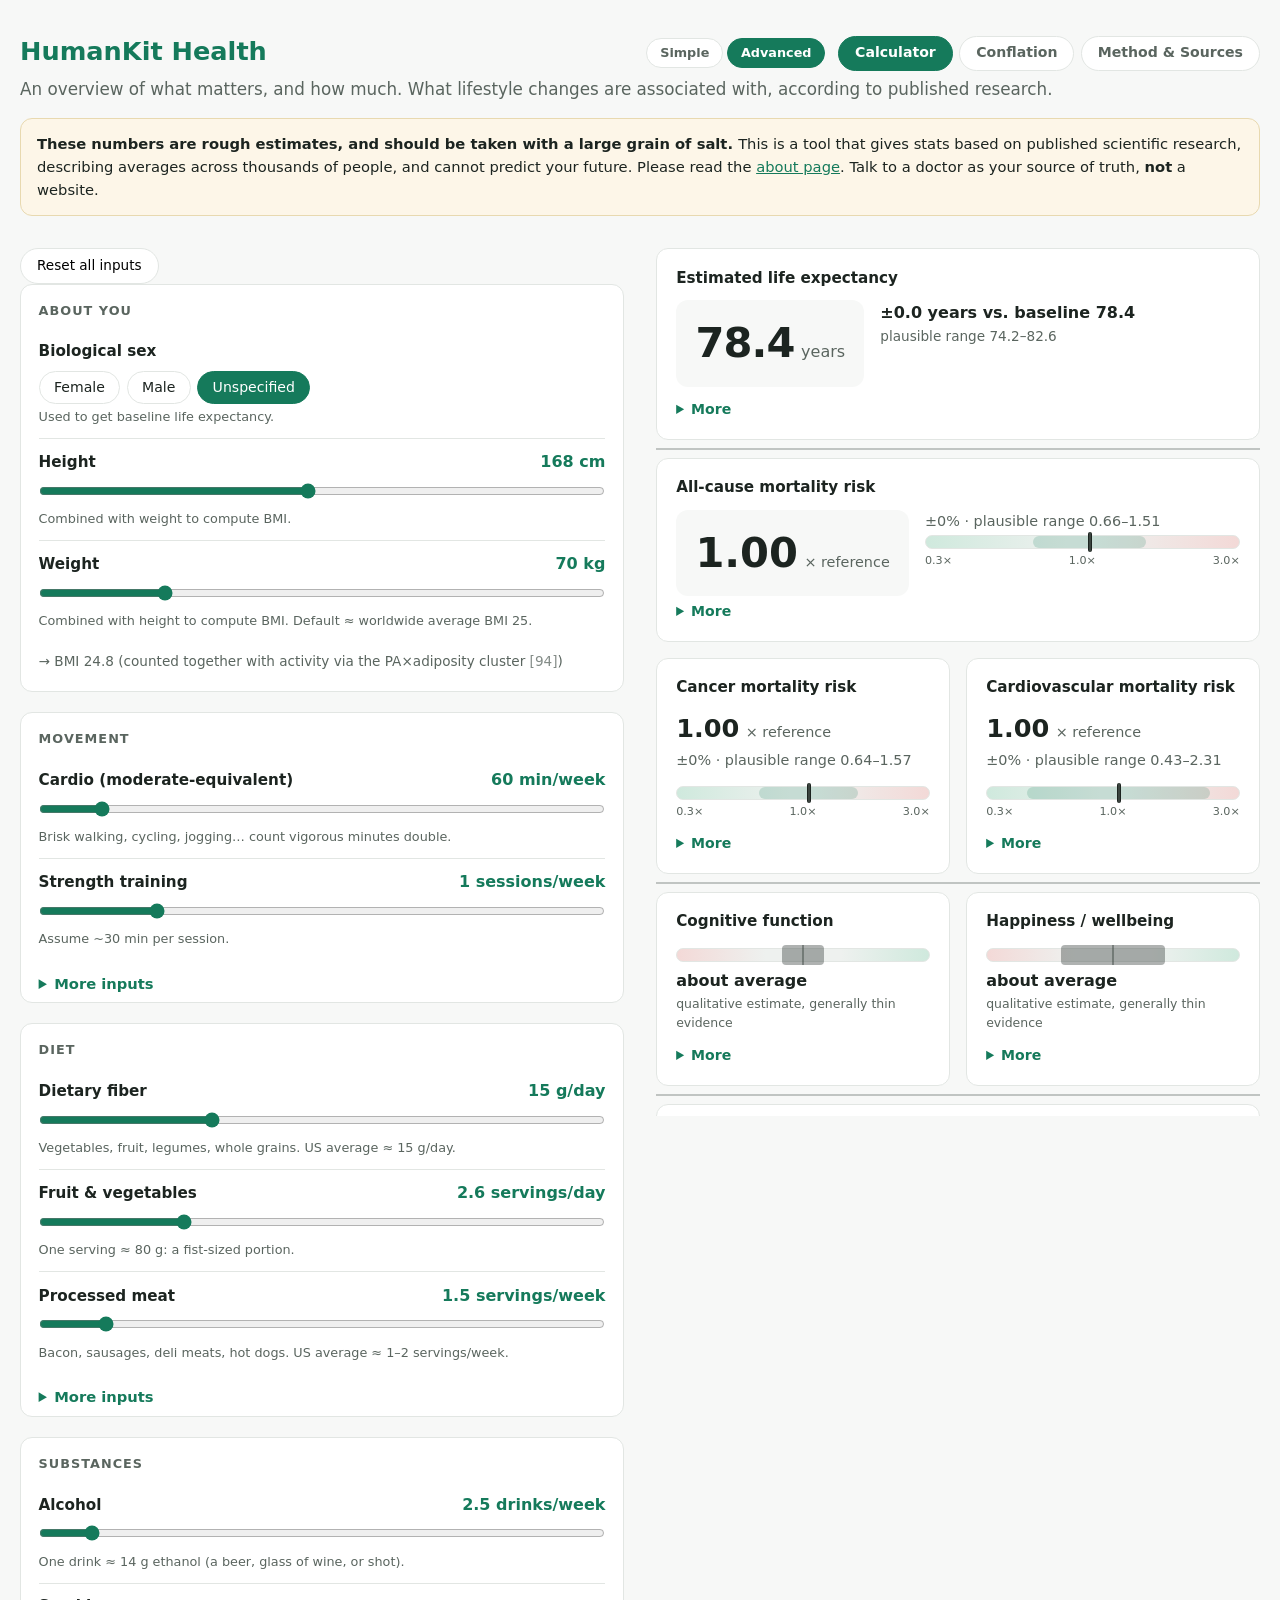
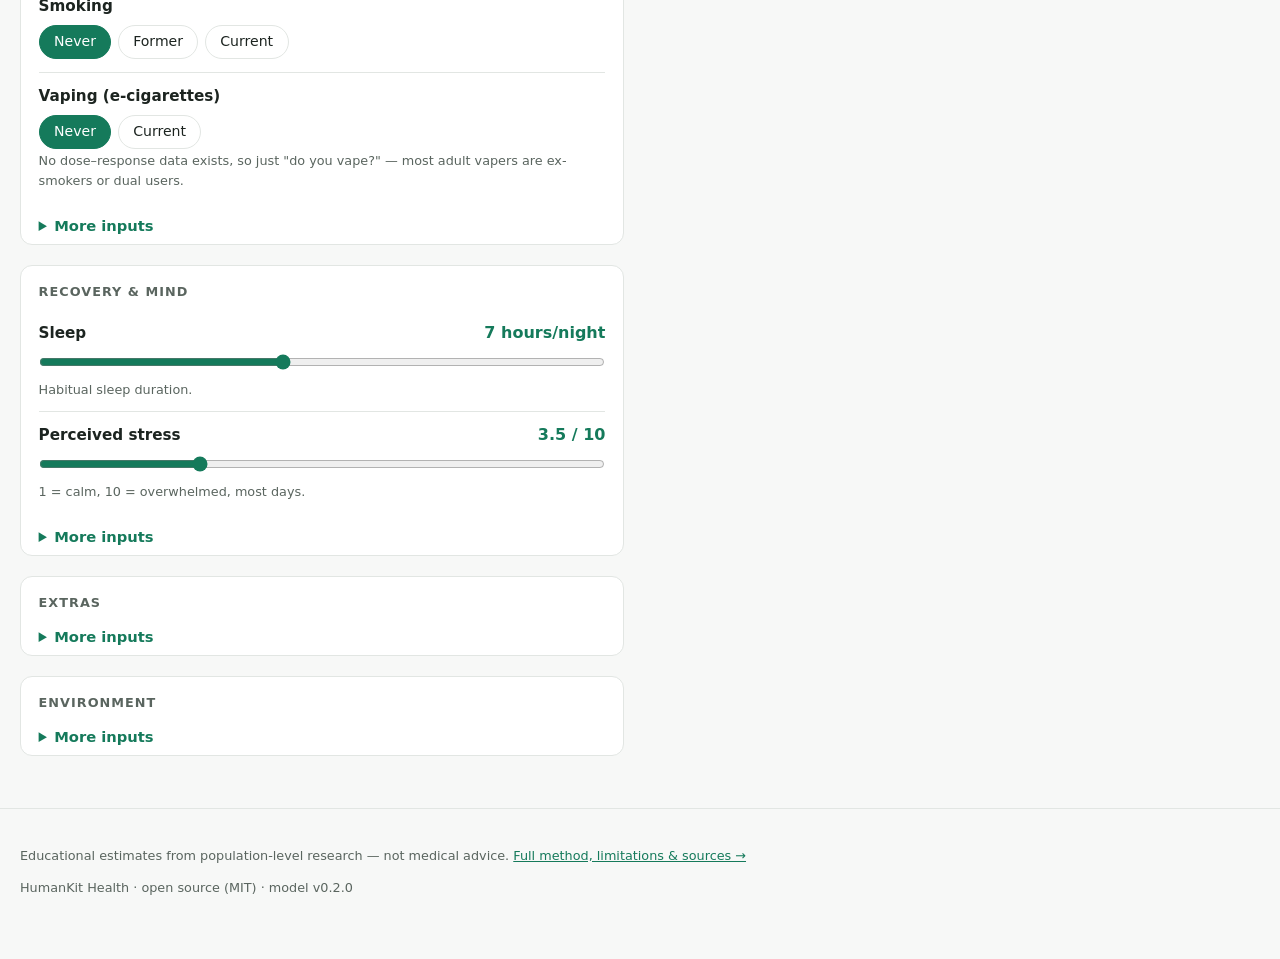
<file: index.html>
<!doctype html>
<html lang="en">
<head>
  <meta charset="utf-8">
  <meta name="viewport" content="width=device-width, initial-scale=1">
  <title>HumanKit Health — lifestyle in, estimates out</title>
  <meta name="description" content="Interactive, fully client-side explorer of how lifestyle factors (exercise, sleep, diet, smoking…) are associated with life expectancy, cognition and wellbeing. Every estimate cites published research.">
  <link rel="stylesheet" href="css/style.css">
</head>
<body>

  <header class="site-header">
    <div class="topbar">
      <h1>HumanKit <span class="accent">Health</span></h1>
      <div class="topbar-right">
        <div class="mode-toggle" id="mode-toggle" role="radiogroup" aria-label="Model mode">
          <label class="seg-option">
            <input type="radio" name="mode" value="simple" data-mode="simple">
            <span>Simple</span>
          </label>
          <label class="seg-option">
            <input type="radio" name="mode" value="advanced" data-mode="advanced" checked>
            <span>Advanced</span>
          </label>
        </div>
        <nav class="page-nav" aria-label="Pages">
          <a href="index.html" aria-current="page">Calculator</a>
          <a href="conflation.html">Conflation</a>
          <a href="sources.html">Method &amp; Sources</a>
        </nav>
      </div>
    </div>
    <p class="tagline">An overview of what matters, and how much. What lifestyle changes are associated with, according to published research.</p>
    <p class="mode-caption" id="mode-caption"></p>
    <!--<span class="privacy-pill">100% client-side: everything you enter stays in this browser tab. Nothing is stored, sent, or logged — there isn't even a server to send it to.</span>
-->
    <div class="disclaimer" role="note">
      <strong>These numbers are rough estimates, and should be taken with a large grain of salt. </strong>
      This is a tool that gives stats based on published scientific research, describing averages across thousands of people, and cannot predict your future. Please read the <a href="sources.html">about page</a>. Talk to a doctor as your source of truth, <strong>not</strong> a website.
    </div>
  </header>

  <main>
    <div id="inputs">
      <div class="reset-row"><button id="reset" type="button">Reset all inputs</button></div>
    </div>

    <template id="outputs-template">
      <div class="output-tiles">
      <div class="output-card" id="out-lifeExpectancy">
        <h3>Estimated life expectancy</h3>
        <div class="output-main">
          <div class="output-highlight">
            <div class="le-big"><output id="le-estimate">–</output><span class="le-unit">years</span></div>
          </div>
          <div class="output-info">
            <div class="le-delta" id="le-delta"></div>
            <div class="le-range" id="le-range"></div>
          </div>
        </div>
        <details><summary>More</summary><p class="output-blurb"></p><p class="le-method">Life expectancy is estimated from a US sex-specific baseline (NCHS 2023) shifted by your combined mortality risk. The translation uses a Gompertz approximation in which adult mortality risk doubles every ~7 years: ΔLE ≈ −ln(HR) / (ln2 / 7). This approach reproduces published estimates such as +4.5 years for high exercise (Moore 2012) and −10 years for smoking (Jha 2013). These are rough population-level associations, not individual predictions.</p></details>
      </div>
      <hr class="output-divider">
      <div class="output-card" id="out-mortality">
        <h3>All-cause mortality risk</h3>
        <div class="mort-top">
          <div class="output-highlight">
            <div class="hr-big"><output id="hr-estimate">–</output><span class="hr-unit">× reference</span></div>
          </div>
          <div class="mort-right">
            <div class="hr-sub" id="hr-sub"></div>
            <div class="gauge" id="hr-gauge" role="img" aria-label="Mortality hazard gauge">
              <div class="gauge-band" id="hr-band"></div>
              <div class="gauge-marker" id="hr-marker"></div>
              <div class="gauge-ref" title="Reference lifestyle = 1.0"></div>
            </div>
            <div class="gauge-scale"><span>0.3×</span><span>1.0×</span><span>3.0×</span></div>
          </div>
        </div>
        <details><summary>More</summary><div class="confl-more-note" id="confl-more-mortality"></div><ul class="contrib" id="contrib-mortality"></ul><p class="ci-note">Ranges combine 95% CI, widened where evidence is thin.</p></details>
      </div>
      <div class="output-row split">
      <div class="output-card" id="out-cancer">
        <h3>Cancer mortality risk</h3>
        <div class="hr-big"><output id="cancer-estimate">–</output><span class="hr-unit">× reference</span></div>
        <div class="hr-sub" id="cancer-sub"></div>
        <div class="gauge" id="cancer-gauge" role="img" aria-label="Cancer mortality hazard gauge">
          <div class="gauge-band" id="cancer-band"></div>
          <div class="gauge-marker" id="cancer-marker"></div>
          <div class="gauge-ref" title="Average person = 1.0"></div>
        </div>
        <div class="gauge-scale"><span>0.3×</span><span>1.0×</span><span>3.0×</span></div>
        <details><summary>More</summary><div class="confl-more-note" id="confl-more-cancer"></div><ul class="contrib" id="contrib-cancer"></ul><p class="ci-note">Ranges combine 95% CI, widened where evidence is thin.</p><p class="output-blurb"></p><p class="coverage-note" id="cancer-coverage"></p></details>
      </div>
      <div class="output-card" id="out-cvd">
        <h3>Cardiovascular mortality risk</h3>
        <div class="hr-big"><output id="cvd-estimate">–</output><span class="hr-unit">× reference</span></div>
        <div class="hr-sub" id="cvd-sub"></div>
        <div class="gauge" id="cvd-gauge" role="img" aria-label="Cardiovascular mortality hazard gauge">
          <div class="gauge-band" id="cvd-band"></div>
          <div class="gauge-marker" id="cvd-marker"></div>
          <div class="gauge-ref" title="Average person = 1.0"></div>
        </div>
        <div class="gauge-scale"><span>0.3×</span><span>1.0×</span><span>3.0×</span></div>
        <details><summary>More</summary><div class="confl-more-note" id="confl-more-cvd"></div><ul class="contrib" id="contrib-cvd"></ul><p class="ci-note">Ranges combine 95% CI, widened where evidence is thin.</p><p class="output-blurb"></p><p class="coverage-note" id="cvd-coverage"></p></details>
      </div>
      </div>
      <hr class="output-divider">
      <div class="output-row split">
      <div class="output-card" id="out-cognition">
        <h3>Cognitive function</h3>
        <div class="band-meter" id="meter-cognition" role="img">
          <div class="band-ref" title="Average"></div>
          <div class="band-marker" id="marker-cognition"></div>
        </div>
        <div class="band-label" id="band-cognition">–</div>
        <p class="qual-text" style="margin-top:0.01cm;">qualitative estimate, generally thin evidence</p>
        <details><summary>More</summary><div class="confl-more-note" id="confl-more-cognition"></div><p class="output-blurb"></p><ul class="contrib" id="contrib-cognition"></ul></details>
      </div>
      <div class="output-card" id="out-happiness">
        <h3>Happiness / wellbeing</h3>
        <div class="band-meter" id="meter-happiness" role="img">
          <div class="band-ref" title="Average"></div>
          <div class="band-marker" id="marker-happiness"></div>
        </div>
        <div class="band-label" id="band-happiness">–</div>
        <p class="qual-text" style="margin-top:0.01cm;">qualitative estimate, generally thin evidence</p>
        <details><summary>More</summary><div class="confl-more-note" id="confl-more-happiness"></div><p class="output-blurb"></p><ul class="contrib" id="contrib-happiness"></ul></details>
      </div>
      </div>
      </div>
      <hr class="output-divider">
      <div class="output-card findings-card" id="out-findings">
        <h3>More findings</h3>
        <ul class="findings" id="findings-list"></ul>
      </div>
      <p class="confl-foot" id="confl-foot"></p>
    </template>

    <div id="outputs" aria-live="polite"></div>
  </main>

  <footer>
    <p>Educational estimates from population-level research — not medical advice.
    <a href="sources.html">Full method, limitations &amp; sources →</a></p>
    <p>HumanKit Health · open source (MIT) · model v<span id="model-version"></span></p>
  </footer>

  <noscript>This tool needs JavaScript — but it runs entirely on your own machine.</noscript>
  <script src="js/factors.js"></script>
  <script src="js/schema.js"></script>
  <script src="js/engine.js"></script>
  <script src="js/joint/joint-models.js"></script>
  <script src="js/joint/overlaps.js"></script>
  <script src="js/joint/per-lever-only.js"></script>
  <script src="js/joint/joint-sources.js"></script>
  <script src="js/joint/findings.js"></script>
  <script src="js/joint/index.js"></script>
  <script src="js/app.js"></script>
</body>
</html>
</file>
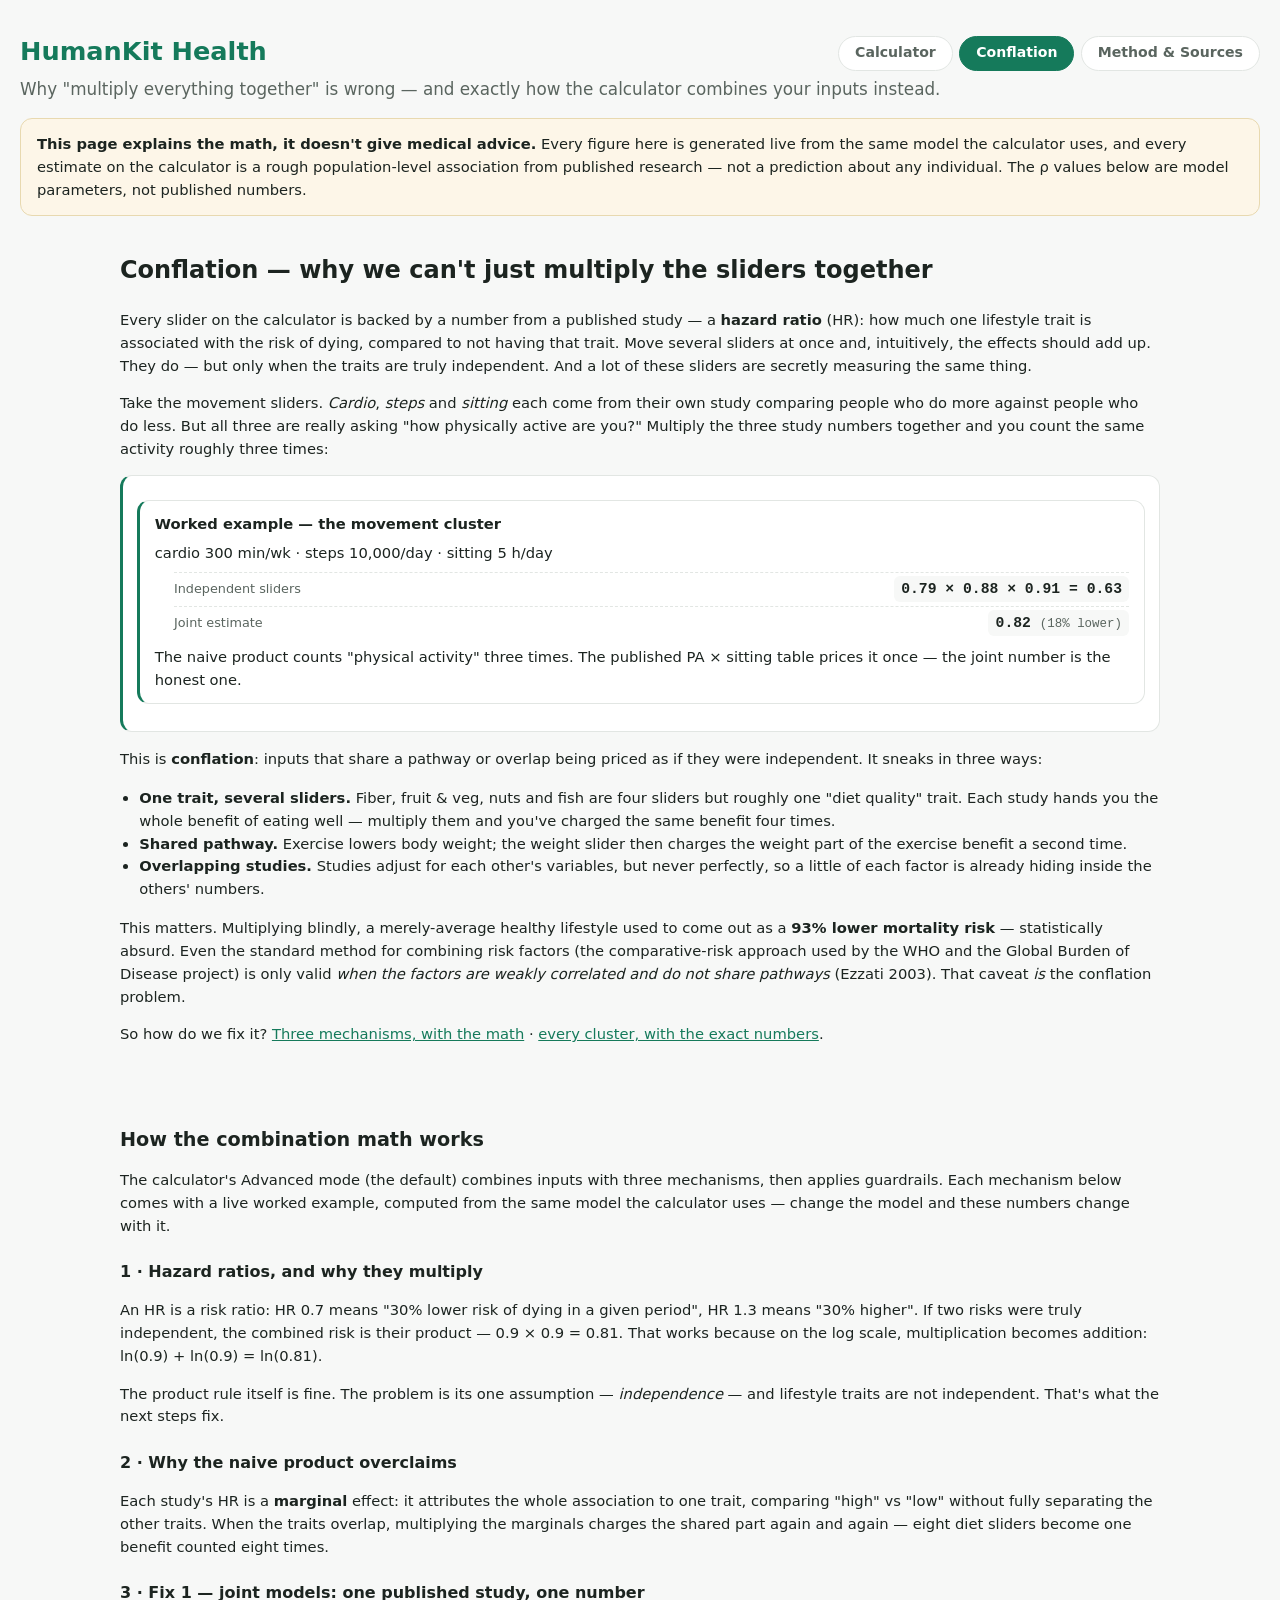
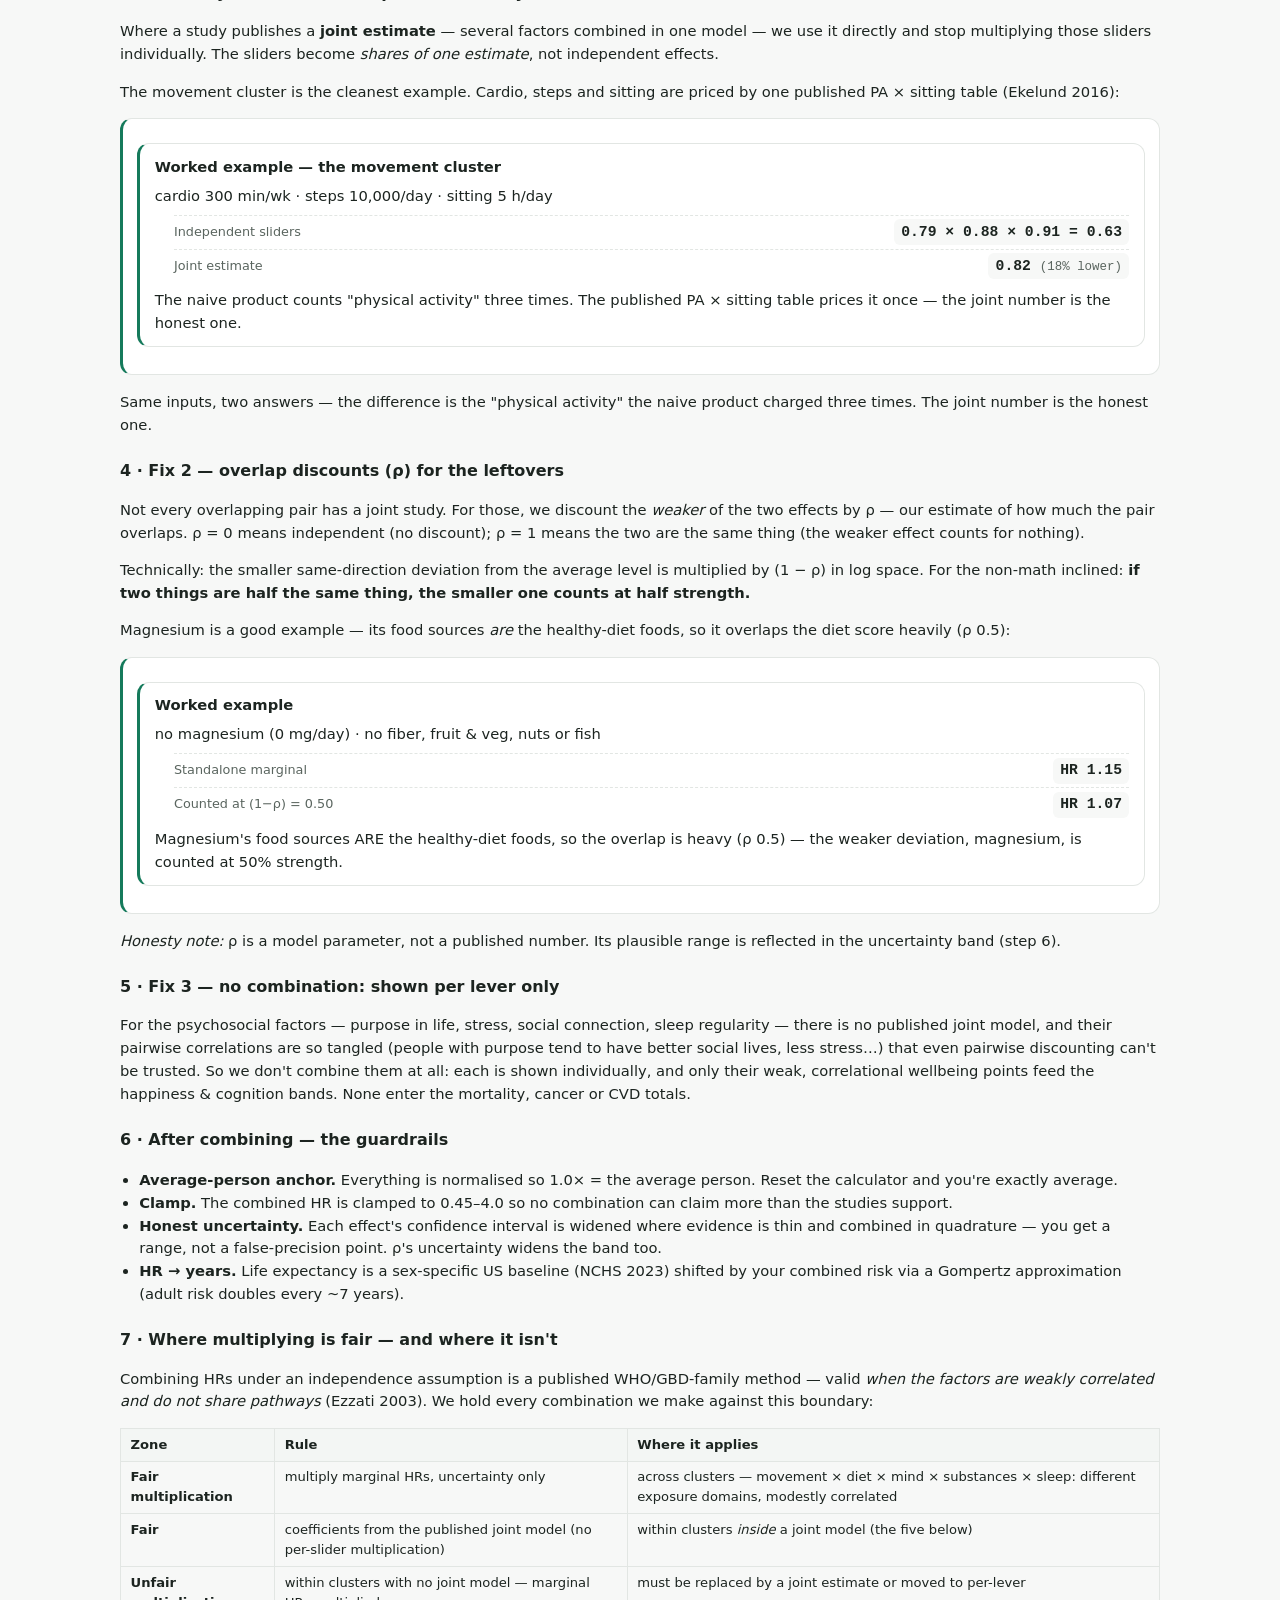
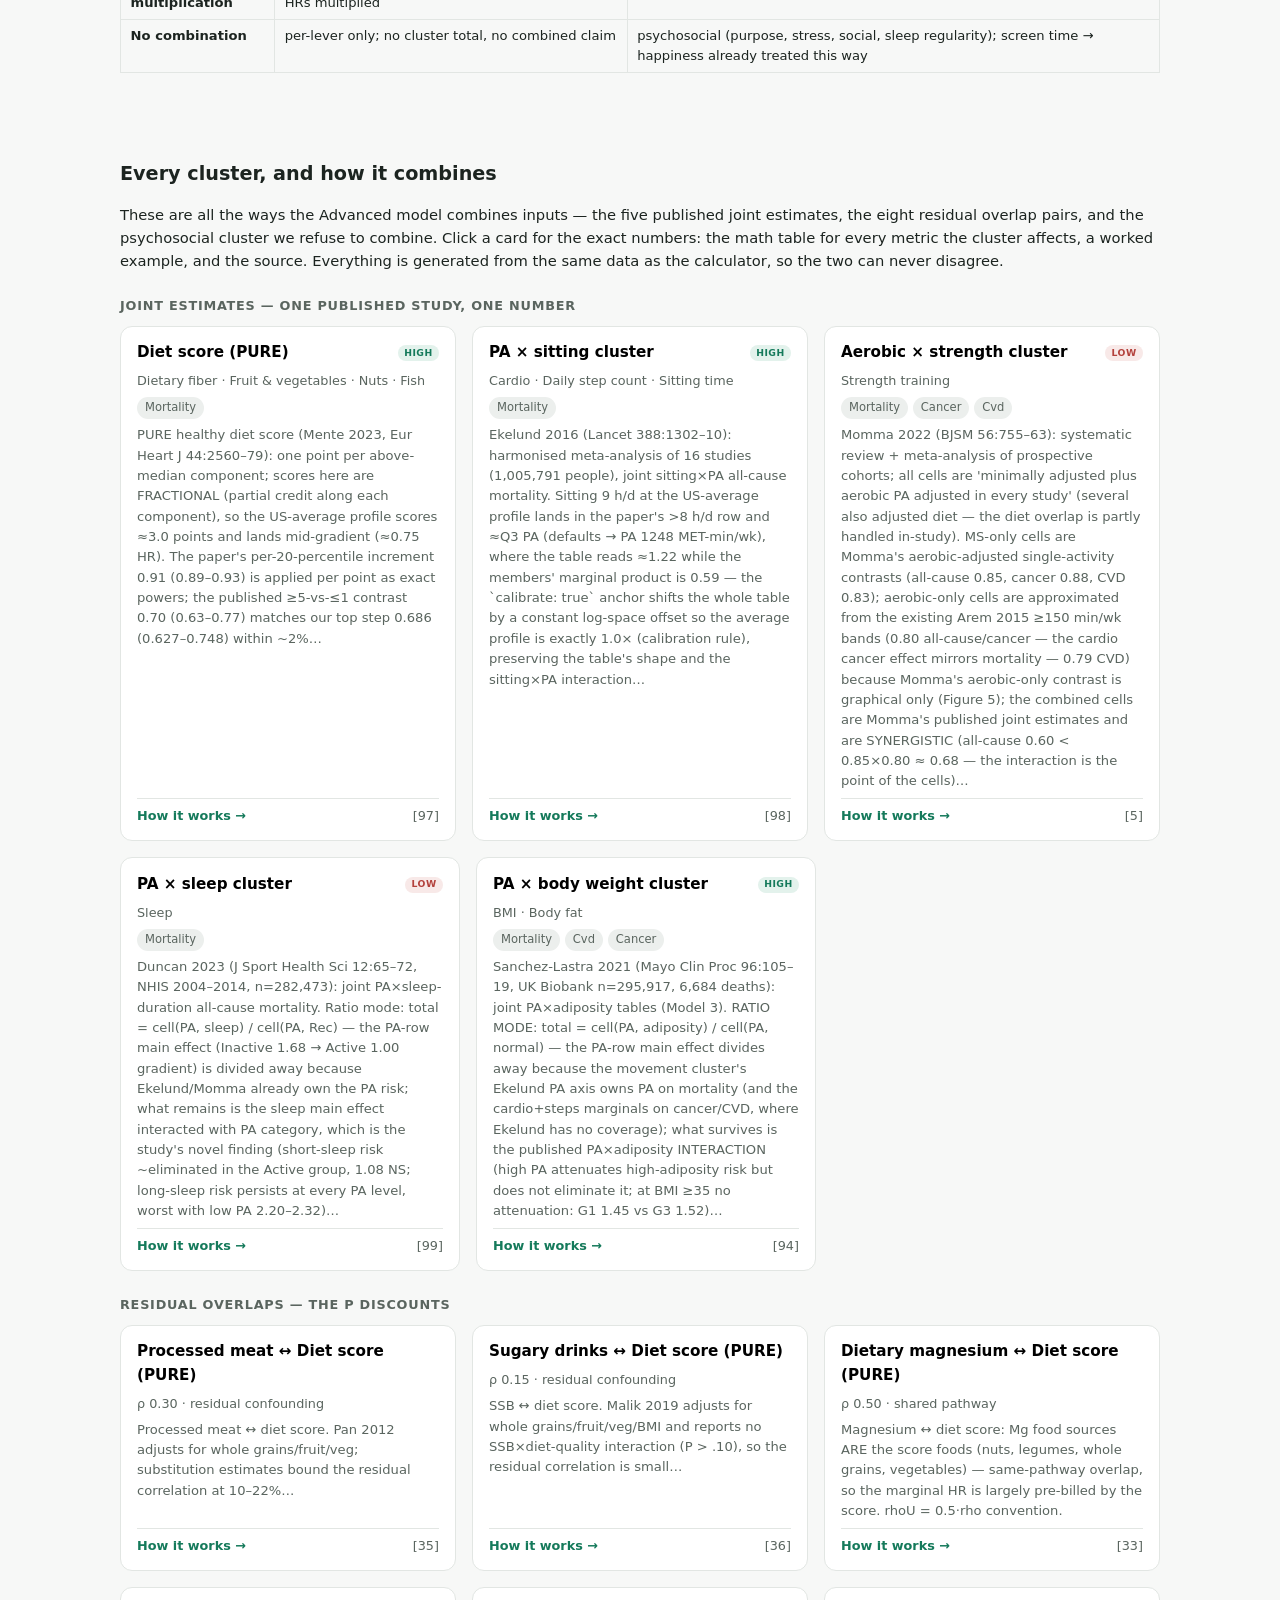
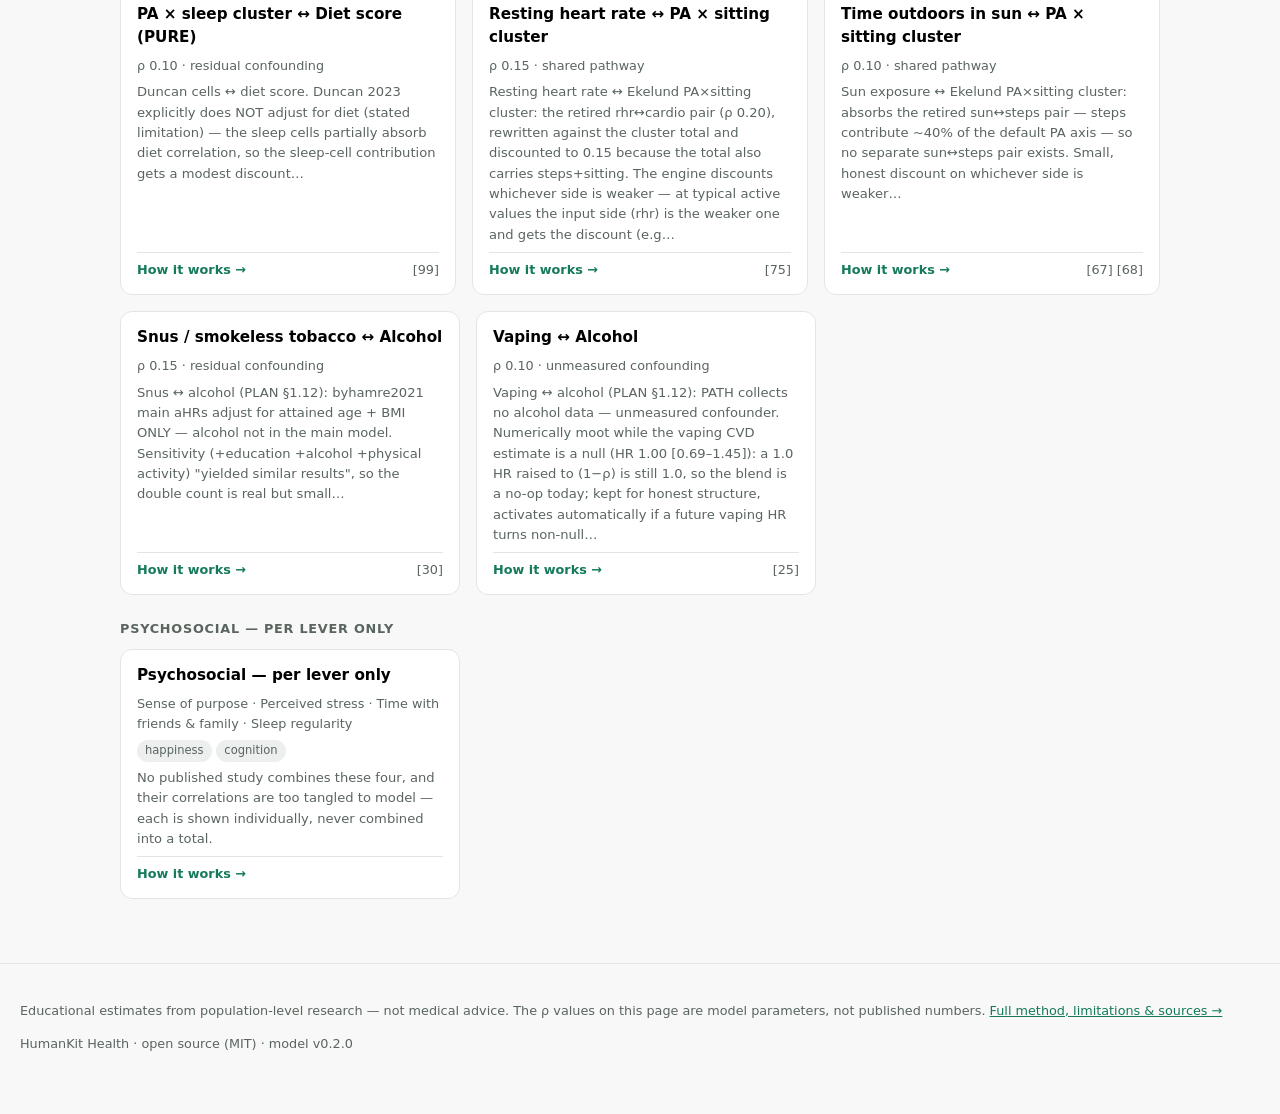
<file: conflation.html>
<!doctype html>
<html lang="en">
<head>
  <meta charset="utf-8">
  <meta name="viewport" content="width=device-width, initial-scale=1">
  <title>Conflation — HumanKit Health</title>
  <meta name="description" content="Why the HumanKit Health calculator doesn't just multiply each lifestyle factor's effect together. How inputs that overlap are combined honestly, and the exact math behind every cluster.">
  <link rel="stylesheet" href="css/style.css">
</head>
<body>

  <header class="site-header">
    <div class="topbar">
      <h1>HumanKit <span class="accent">Health</span></h1>
      <nav class="page-nav" aria-label="Pages">
        <a href="index.html">Calculator</a>
        <a href="conflation.html" aria-current="page">Conflation</a>
        <a href="sources.html">Method &amp; Sources</a>
      </nav>
    </div>
    <p class="tagline">Why "multiply everything together" is wrong — and exactly how the calculator combines your inputs instead.</p>
    <div class="disclaimer" role="note">
      <strong>This page explains the math, it doesn't give medical advice.</strong>
      Every figure here is generated live from the same model the calculator uses, and every
      estimate on the calculator is a rough population-level association from published research —
      not a prediction about any individual. The ρ values below are model parameters, not published
      numbers.
    </div>
  </header>

  <section class="page-section" id="problem">
    <h1>Conflation — why we can't just multiply the sliders together</h1>

    <p>Every slider on the calculator is backed by a number from a published study — a
    <strong>hazard ratio</strong> (HR): how much one lifestyle trait is associated with the risk of
    dying, compared to not having that trait. Move several sliders at once and, intuitively, the
    effects should add up. They do — but only when the traits are truly independent. And a lot of
    these sliders are secretly measuring the same thing.</p>

    <p>Take the movement sliders. <em>Cardio</em>, <em>steps</em> and <em>sitting</em> each come
    from their own study comparing people who do more against people who do less. But all three are
    really asking "how physically active are you?" Multiply the three study numbers together and you
    count the same activity roughly three times:</p>

    <div class="worked-example" id="example-problem"></div>

    <p>This is <strong>conflation</strong>: inputs that share a pathway or overlap being priced as if
    they were independent. It sneaks in three ways:</p>
    <ul>
      <li><strong>One trait, several sliders.</strong> Fiber, fruit &amp; veg, nuts and fish are four
      sliders but roughly one "diet quality" trait. Each study hands you the whole benefit of eating
      well — multiply them and you've charged the same benefit four times.</li>
      <li><strong>Shared pathway.</strong> Exercise lowers body weight; the weight slider then charges
      the weight part of the exercise benefit a second time.</li>
      <li><strong>Overlapping studies.</strong> Studies adjust for each other's variables, but never
      perfectly, so a little of each factor is already hiding inside the others' numbers.</li>
    </ul>

    <p>This matters. Multiplying blindly, a merely-average healthy lifestyle used to come out as a
    <strong>93% lower mortality risk</strong> — statistically absurd. Even the standard method for
    combining risk factors (the comparative-risk approach used by the WHO and the Global Burden of
    Disease project) is only valid <em>when the factors are weakly correlated and do not share
    pathways</em> (Ezzati 2003). That caveat <em>is</em> the conflation problem.</p>

    <p>So how do we fix it? <a href="#math">Three mechanisms, with the math</a> · <a href="#clusters">every
    cluster, with the exact numbers</a>.</p>
  </section>

  <section class="page-section" id="math">
    <h2>How the combination math works</h2>
    <p>The calculator's Advanced mode (the default) combines inputs with three mechanisms, then
    applies guardrails. Each mechanism below comes with a live worked example, computed from the
    same model the calculator uses — change the model and these numbers change with it.</p>

    <div class="math-step" id="step-hr">
      <h3>1 · Hazard ratios, and why they multiply</h3>
      <p>An HR is a risk ratio: HR 0.7 means "30% lower risk of dying in a given period", HR 1.3
      means "30% higher". If two risks were truly independent, the combined risk is their product —
      0.9 × 0.9 = 0.81. That works because on the log scale, multiplication becomes addition:
      ln(0.9) + ln(0.9) = ln(0.81).</p>
      <p>The product rule itself is fine. The problem is its one assumption — <em>independence</em> —
      and lifestyle traits are not independent. That's what the next steps fix.</p>
    </div>

    <div class="math-step" id="step-overclaim">
      <h3>2 · Why the naive product overclaims</h3>
      <p>Each study's HR is a <strong>marginal</strong> effect: it attributes the whole association to
      one trait, comparing "high" vs "low" without fully separating the other traits. When the traits
      overlap, multiplying the marginals charges the shared part again and again — eight diet sliders
      become one benefit counted eight times.</p>
    </div>

    <div class="math-step" id="step-joint">
      <h3>3 · Fix 1 — joint models: one published study, one number</h3>
      <p>Where a study publishes a <strong>joint estimate</strong> — several factors combined in one
      model — we use it directly and stop multiplying those sliders individually. The sliders become
      <em>shares of one estimate</em>, not independent effects.</p>
      <p>The movement cluster is the cleanest example. Cardio, steps and sitting are priced by one
      published PA × sitting table (Ekelund 2016):</p>
      <div class="worked-example" id="example-joint"></div>
      <p>Same inputs, two answers — the difference is the "physical activity" the naive product
      charged three times. The joint number is the honest one.</p>
    </div>

    <div class="math-step" id="step-overlap">
      <h3>4 · Fix 2 — overlap discounts (ρ) for the leftovers</h3>
      <p>Not every overlapping pair has a joint study. For those, we discount the <em>weaker</em> of
      the two effects by ρ — our estimate of how much the pair overlaps. ρ = 0 means independent (no
      discount); ρ = 1 means the two are the same thing (the weaker effect counts for nothing).</p>
      <p>Technically: the smaller same-direction deviation from the average level is multiplied by
      (1 − ρ) in log space. For the non-math inclined: <strong>if two things are half the same thing,
      the smaller one counts at half strength.</strong></p>
      <p>Magnesium is a good example — its food sources <em>are</em> the healthy-diet foods, so it
      overlaps the diet score heavily (ρ 0.5):</p>
      <div class="worked-example" id="example-overlap"></div>
      <p><em>Honesty note:</em> ρ is a model parameter, not a published number. Its plausible range is
      reflected in the uncertainty band (step 6).</p>
    </div>

    <div class="math-step" id="step-perlever">
      <h3>5 · Fix 3 — no combination: shown per lever only</h3>
      <p>For the psychosocial factors — purpose in life, stress, social connection, sleep regularity —
      there is no published joint model, and their pairwise correlations are so tangled (people with
      purpose tend to have better social lives, less stress…) that even pairwise discounting can't be
      trusted. So we don't combine them at all: each is shown individually, and only their weak,
      correlational wellbeing points feed the happiness &amp; cognition bands. None enter the
      mortality, cancer or CVD totals.</p>
    </div>

    <div class="math-step" id="step-guardrails">
      <h3>6 · After combining — the guardrails</h3>
      <ul>
        <li><strong>Average-person anchor.</strong> Everything is normalised so 1.0× = the average
        person. Reset the calculator and you're exactly average.</li>
        <li><strong>Clamp.</strong> The combined HR is clamped to 0.45–4.0 so no combination can
        claim more than the studies support.</li>
        <li><strong>Honest uncertainty.</strong> Each effect's confidence interval is widened where
        evidence is thin and combined in quadrature — you get a range, not a false-precision point.
        ρ's uncertainty widens the band too.</li>
        <li><strong>HR → years.</strong> Life expectancy is a sex-specific US baseline (NCHS 2023)
        shifted by your combined risk via a Gompertz approximation (adult risk doubles every
        ~7 years).</li>
      </ul>
    </div>

    <div class="math-step" id="step-boundary">
      <h3>7 · Where multiplying is fair — and where it isn't</h3>
      <p>Combining HRs under an independence assumption is a published WHO/GBD-family method — valid
      <em>when the factors are weakly correlated and do not share pathways</em> (Ezzati 2003). We hold
      every combination we make against this boundary:</p>
      <table class="jm-tbl conflation" id="fair-boundary">
        <thead>
          <tr><th>Zone</th><th>Rule</th><th>Where it applies</th></tr>
        </thead>
        <tbody>
          <tr>
            <td><strong>Fair multiplication</strong></td>
            <td>multiply marginal HRs, uncertainty only</td>
            <td>across clusters — movement × diet × mind × substances × sleep: different exposure
            domains, modestly correlated</td>
          </tr>
          <tr>
            <td><strong>Fair</strong></td>
            <td>coefficients from the published joint model (no per-slider multiplication)</td>
            <td>within clusters <em>inside</em> a joint model (the five below)</td>
          </tr>
          <tr>
            <td><strong>Unfair multiplication</strong></td>
            <td>within clusters with no joint model — marginal HRs multiplied</td>
            <td>must be replaced by a joint estimate or moved to per-lever</td>
          </tr>
          <tr>
            <td><strong>No combination</strong></td>
            <td>per-lever only; no cluster total, no combined claim</td>
            <td>psychosocial (purpose, stress, social, sleep regularity); screen time → happiness
            already treated this way</td>
          </tr>
        </tbody>
      </table>
    </div>
  </section>

  <section class="page-section" id="clusters">
    <h2>Every cluster, and how it combines</h2>
    <p>These are all the ways the Advanced model combines inputs — the five published joint
    estimates, the eight residual overlap pairs, and the psychosocial cluster we refuse to combine.
    Click a card for the exact numbers: the math table for every metric the cluster affects, a worked
    example, and the source. Everything is generated from the same data as the calculator, so the
    two can never disagree.</p>

    <div class="cluster-group" id="group-joint">
      <h3>Joint estimates — one published study, one number</h3>
      <div class="cluster-flex" id="cluster-grid-joint"></div>
    </div>

    <div class="cluster-group" id="group-overlap">
      <h3>Residual overlaps — the ρ discounts</h3>
      <div class="cluster-flex" id="cluster-grid-overlap"></div>
    </div>

    <div class="cluster-group" id="group-perlever">
      <h3>Psychosocial — per lever only</h3>
      <div class="cluster-flex" id="cluster-grid-perlever"></div>
    </div>
  </section>

  <dialog id="cluster-dialog" class="dialog">
    <div class="dialog-head">
      <h3 id="dialog-title"></h3>
      <button type="button" class="dialog-close" aria-label="Close">Close ×</button>
    </div>
    <div class="dialog-body" id="dialog-body"></div>
  </dialog>

  <footer>
    <p>Educational estimates from population-level research — not medical advice. The ρ values on
    this page are model parameters, not published numbers.
    <a href="sources.html">Full method, limitations &amp; sources →</a></p>
    <p>HumanKit Health · open source (MIT) · model v<span id="model-version"></span></p>
  </footer>

  <noscript>This page needs JavaScript to render the worked examples and cluster cards — but it all runs on your own machine.</noscript>
  <script src="js/factors.js"></script>
  <script src="js/schema.js"></script>
  <script src="js/engine.js"></script>
  <script src="js/joint/joint-models.js"></script>
  <script src="js/joint/overlaps.js"></script>
  <script src="js/joint/per-lever-only.js"></script>
  <script src="js/joint/joint-sources.js"></script>
  <script src="js/joint/findings.js"></script>
  <script src="js/joint/index.js"></script>
  <script src="js/conflation.js"></script>
</body>
</html>
</file>
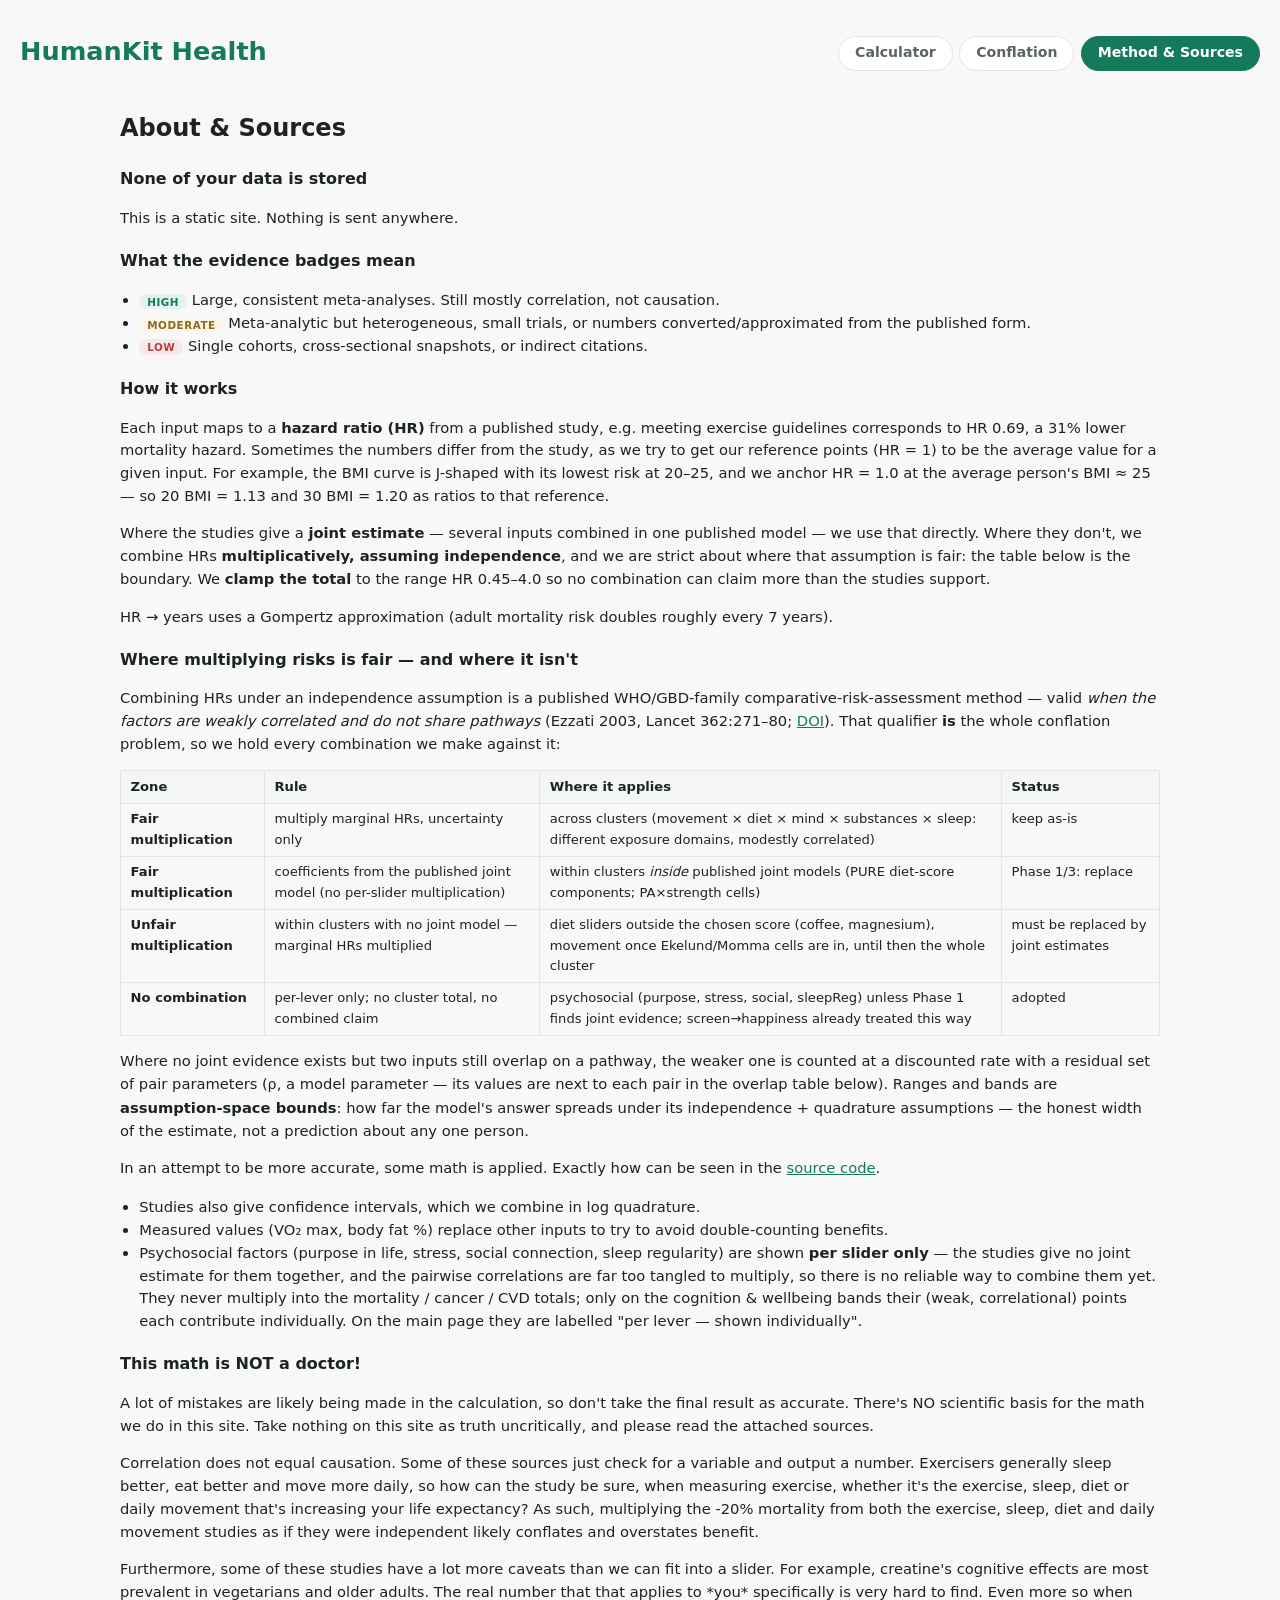
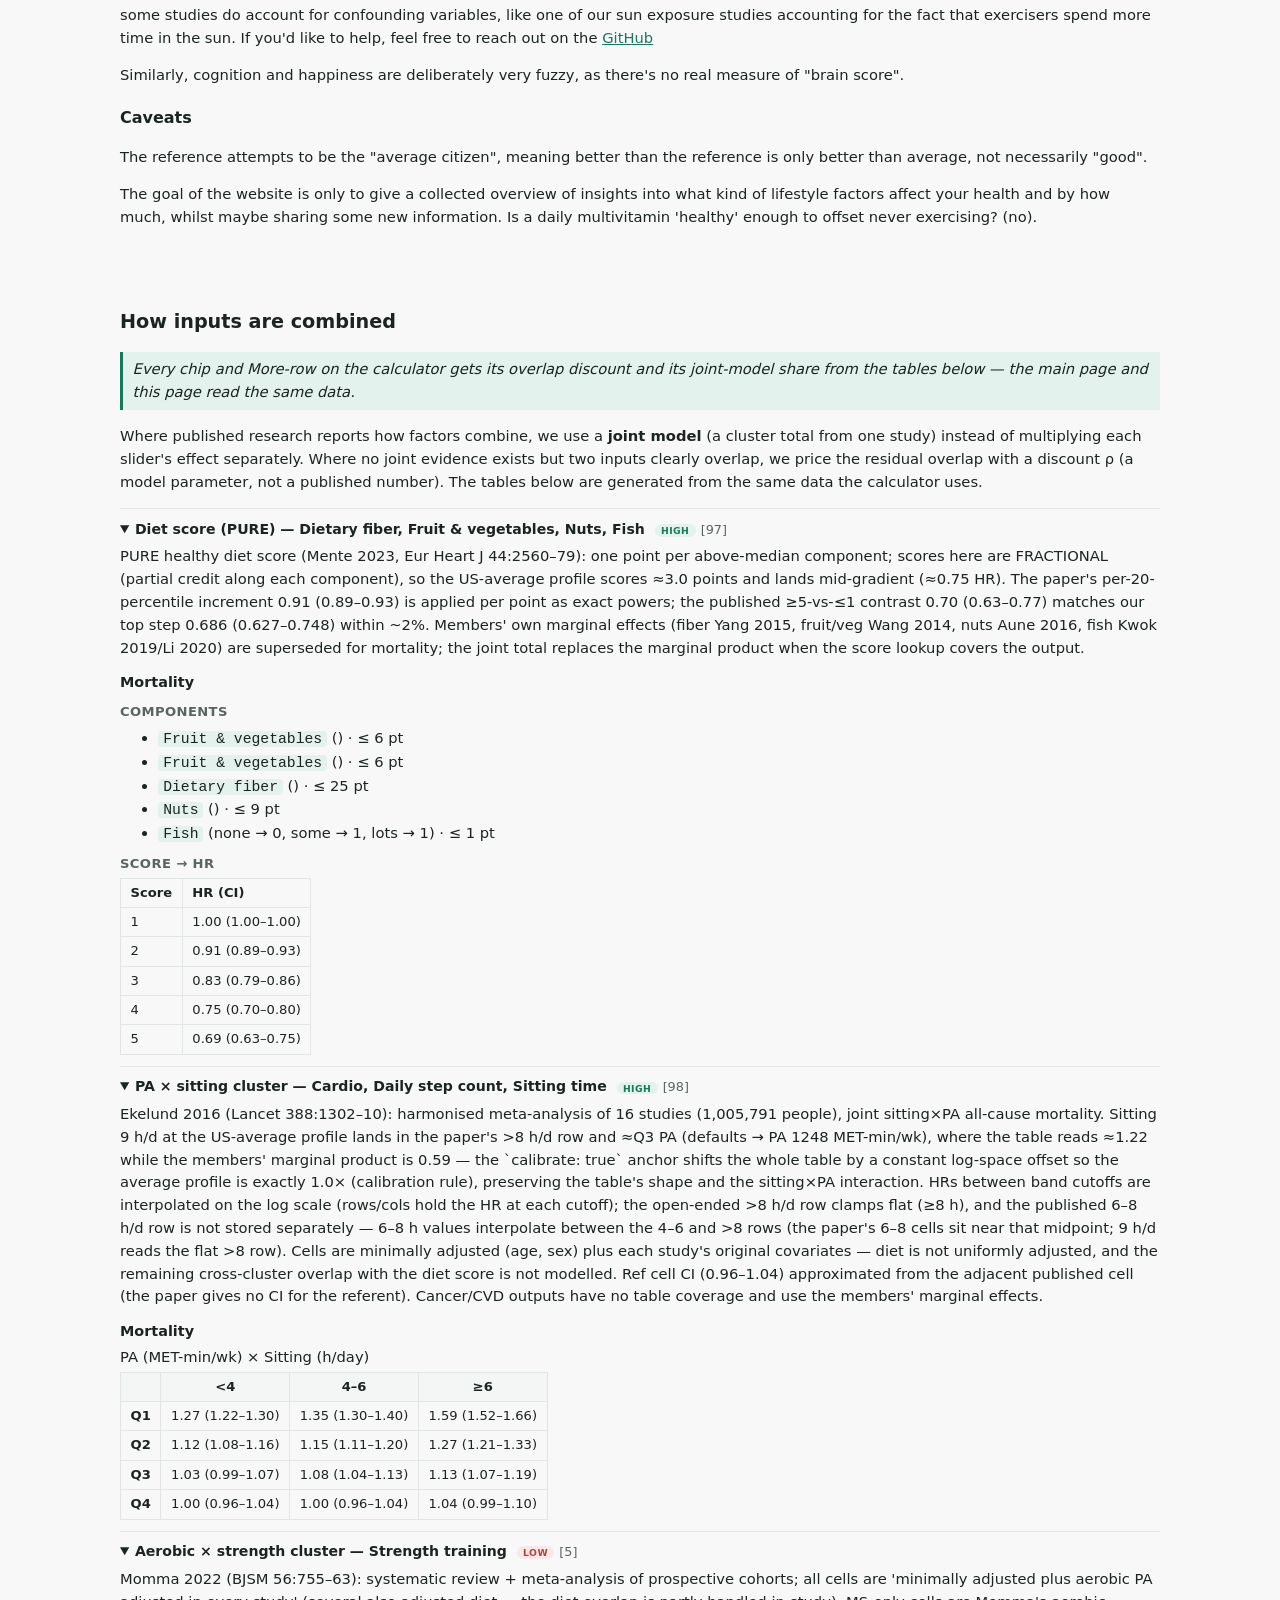
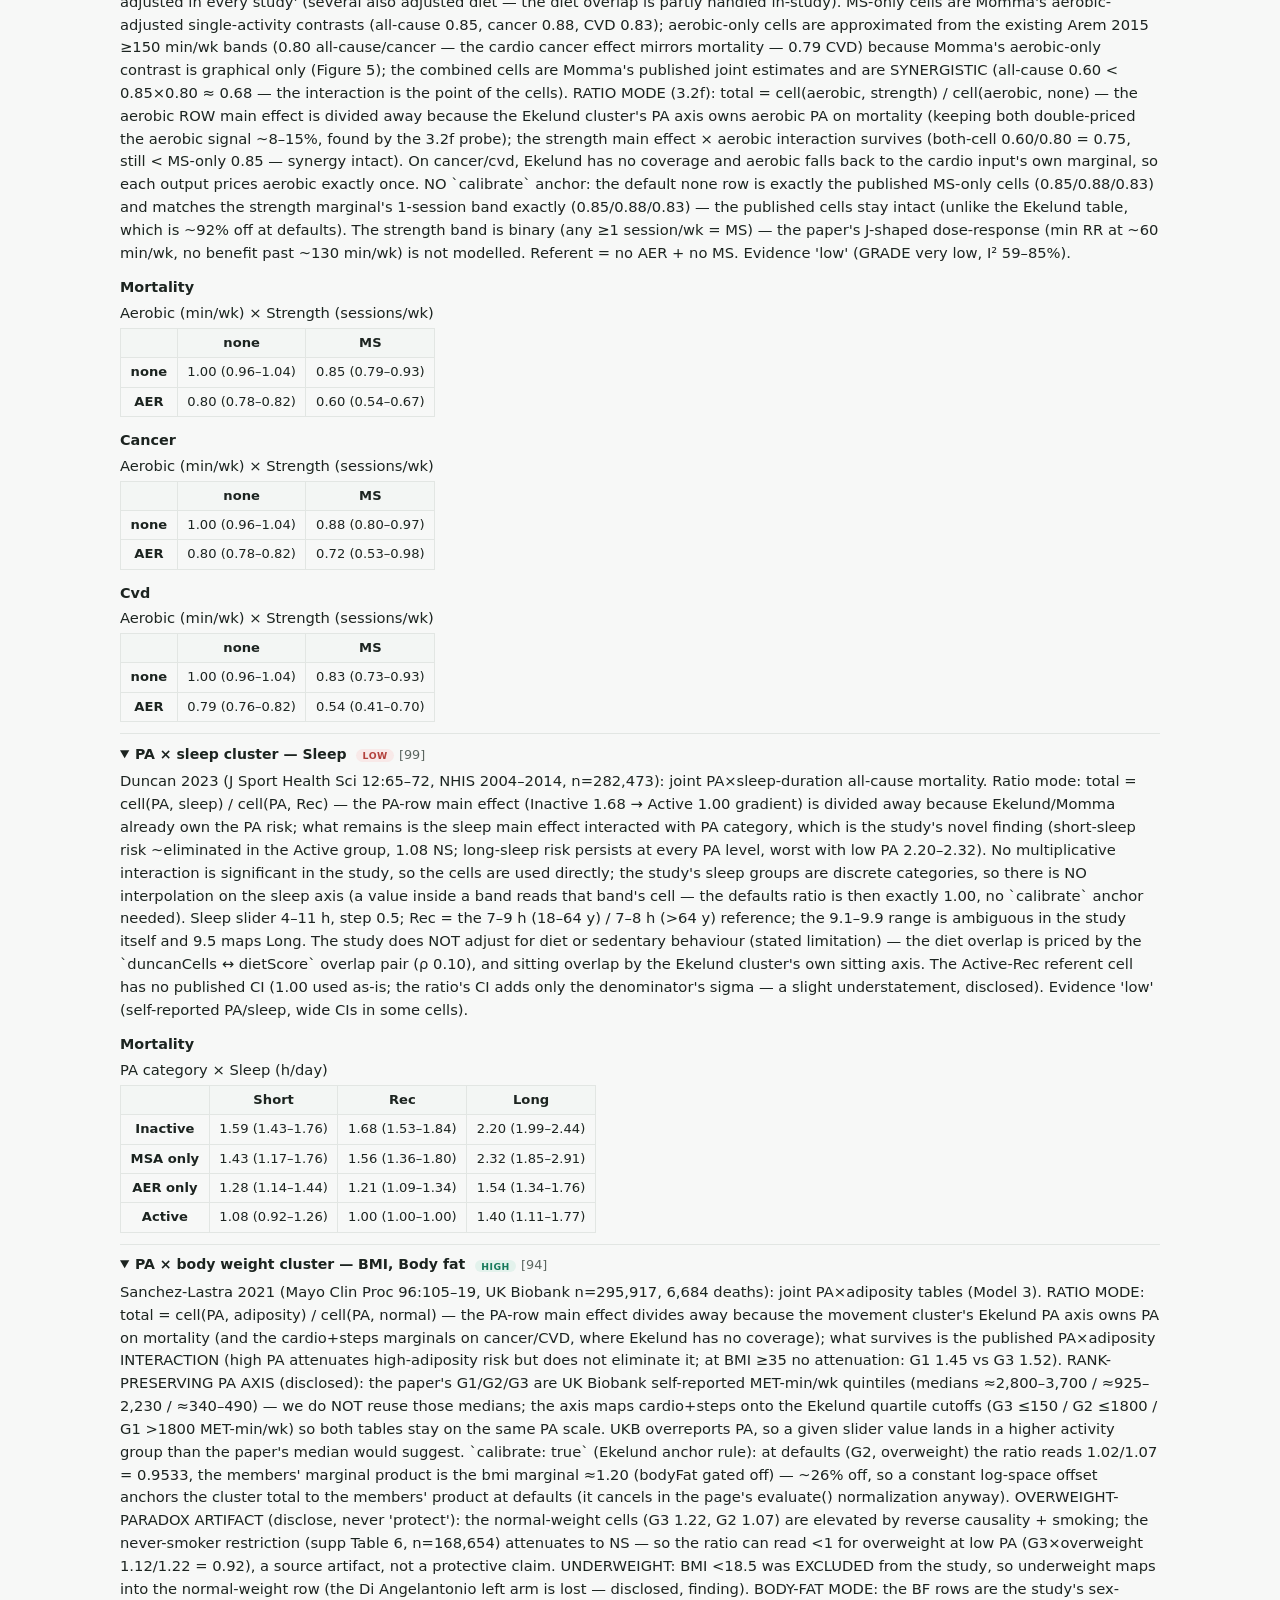
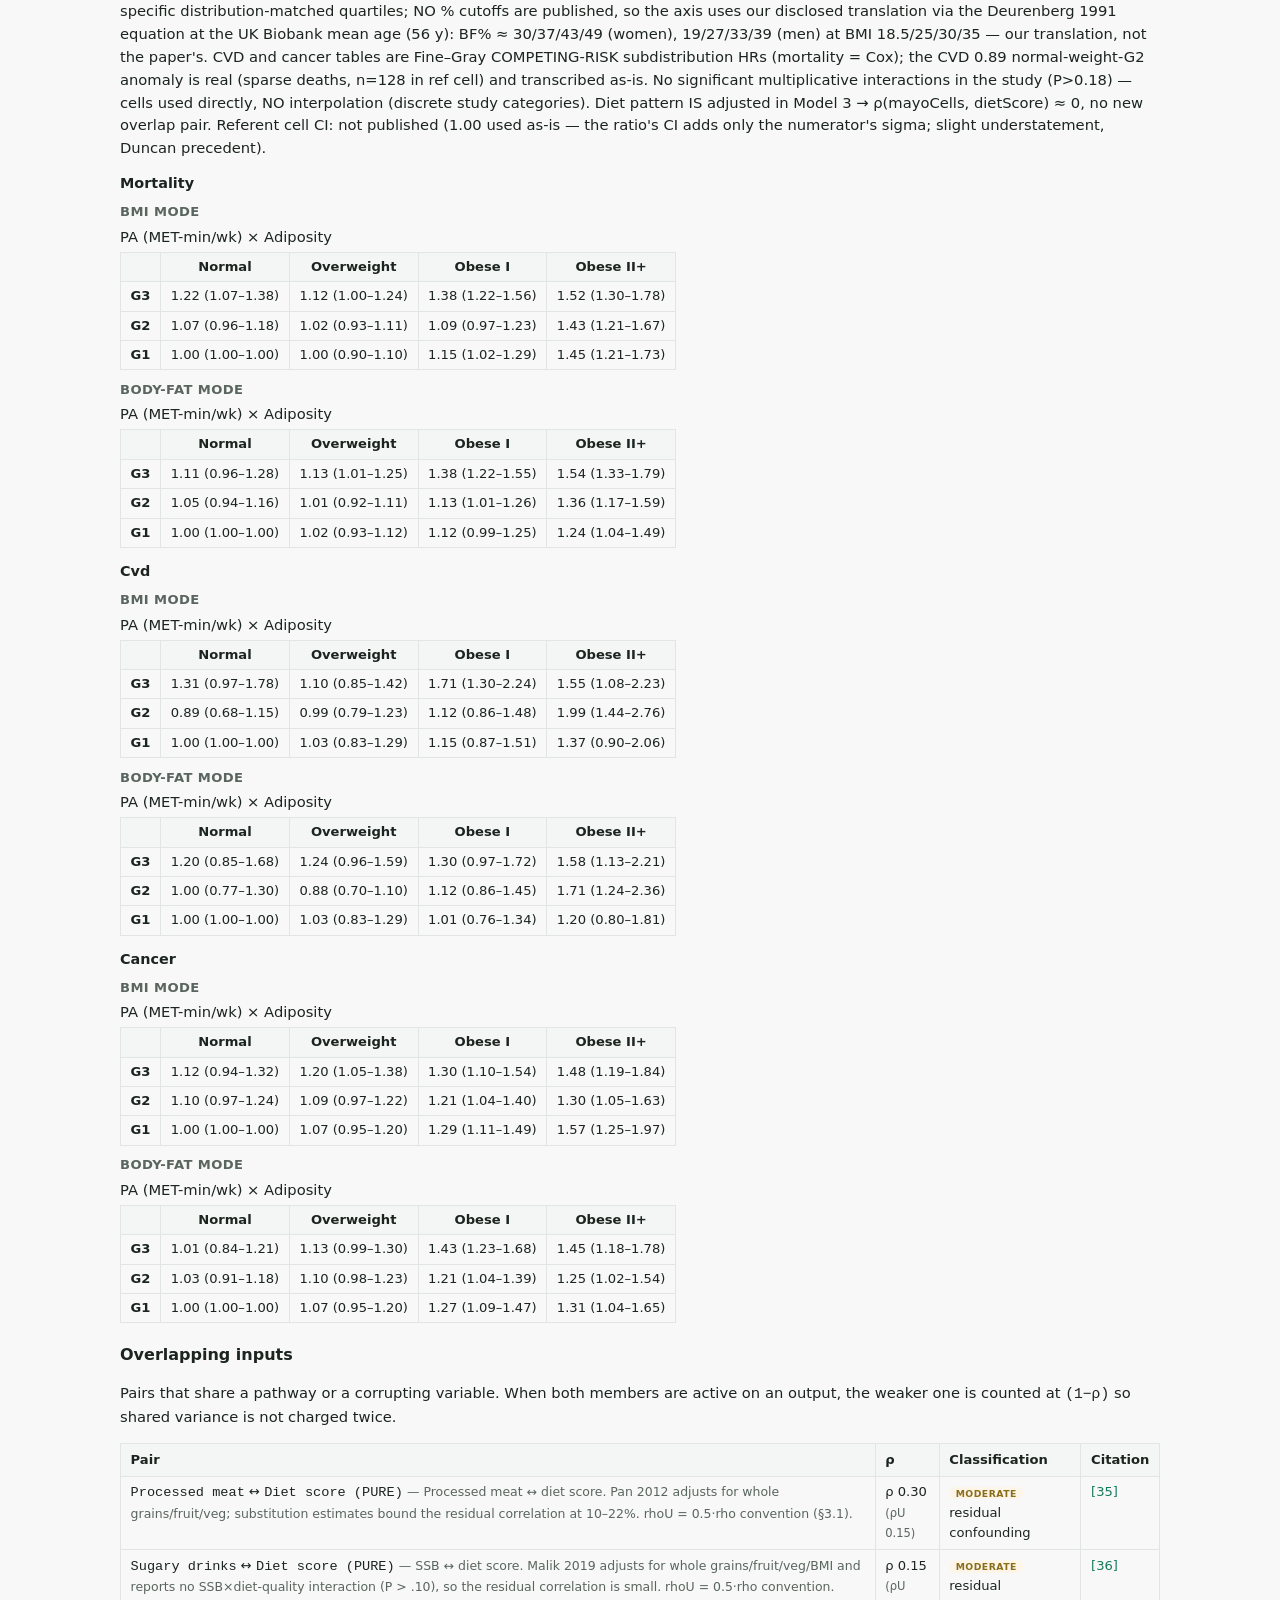
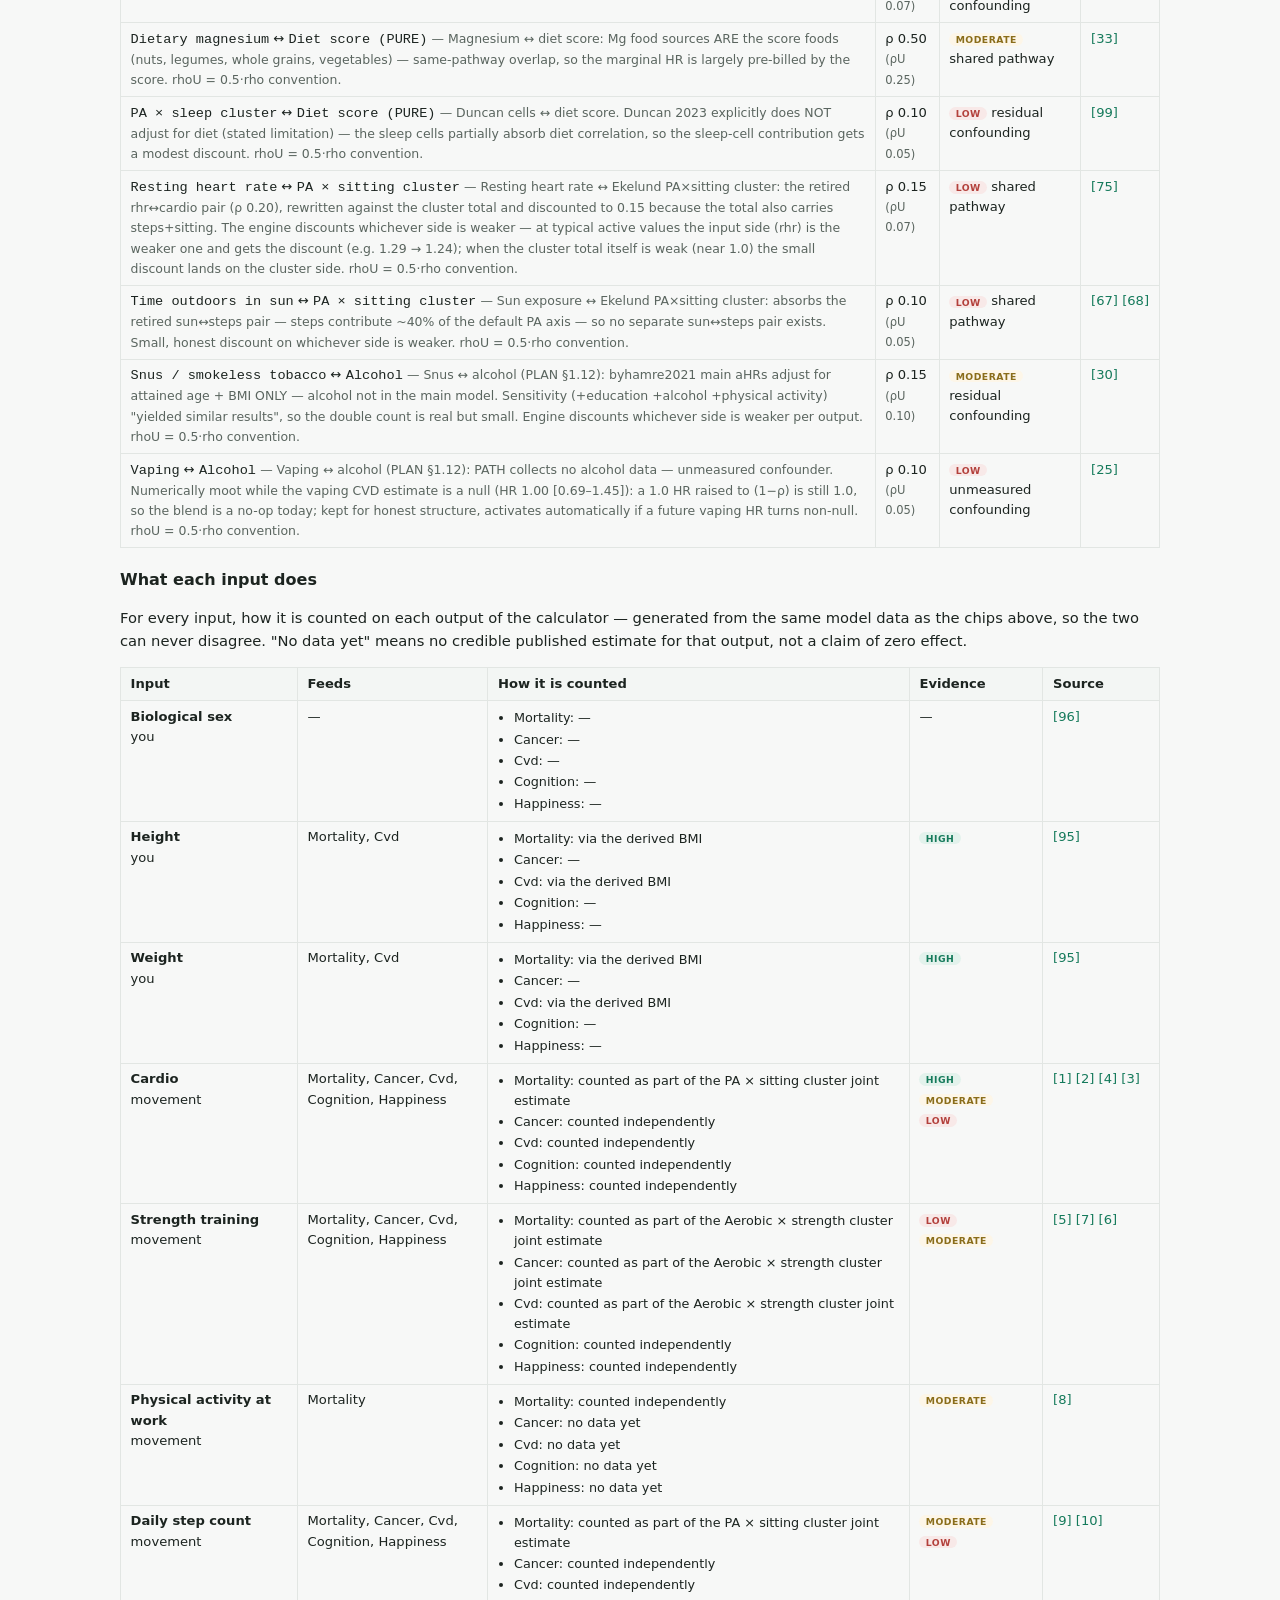
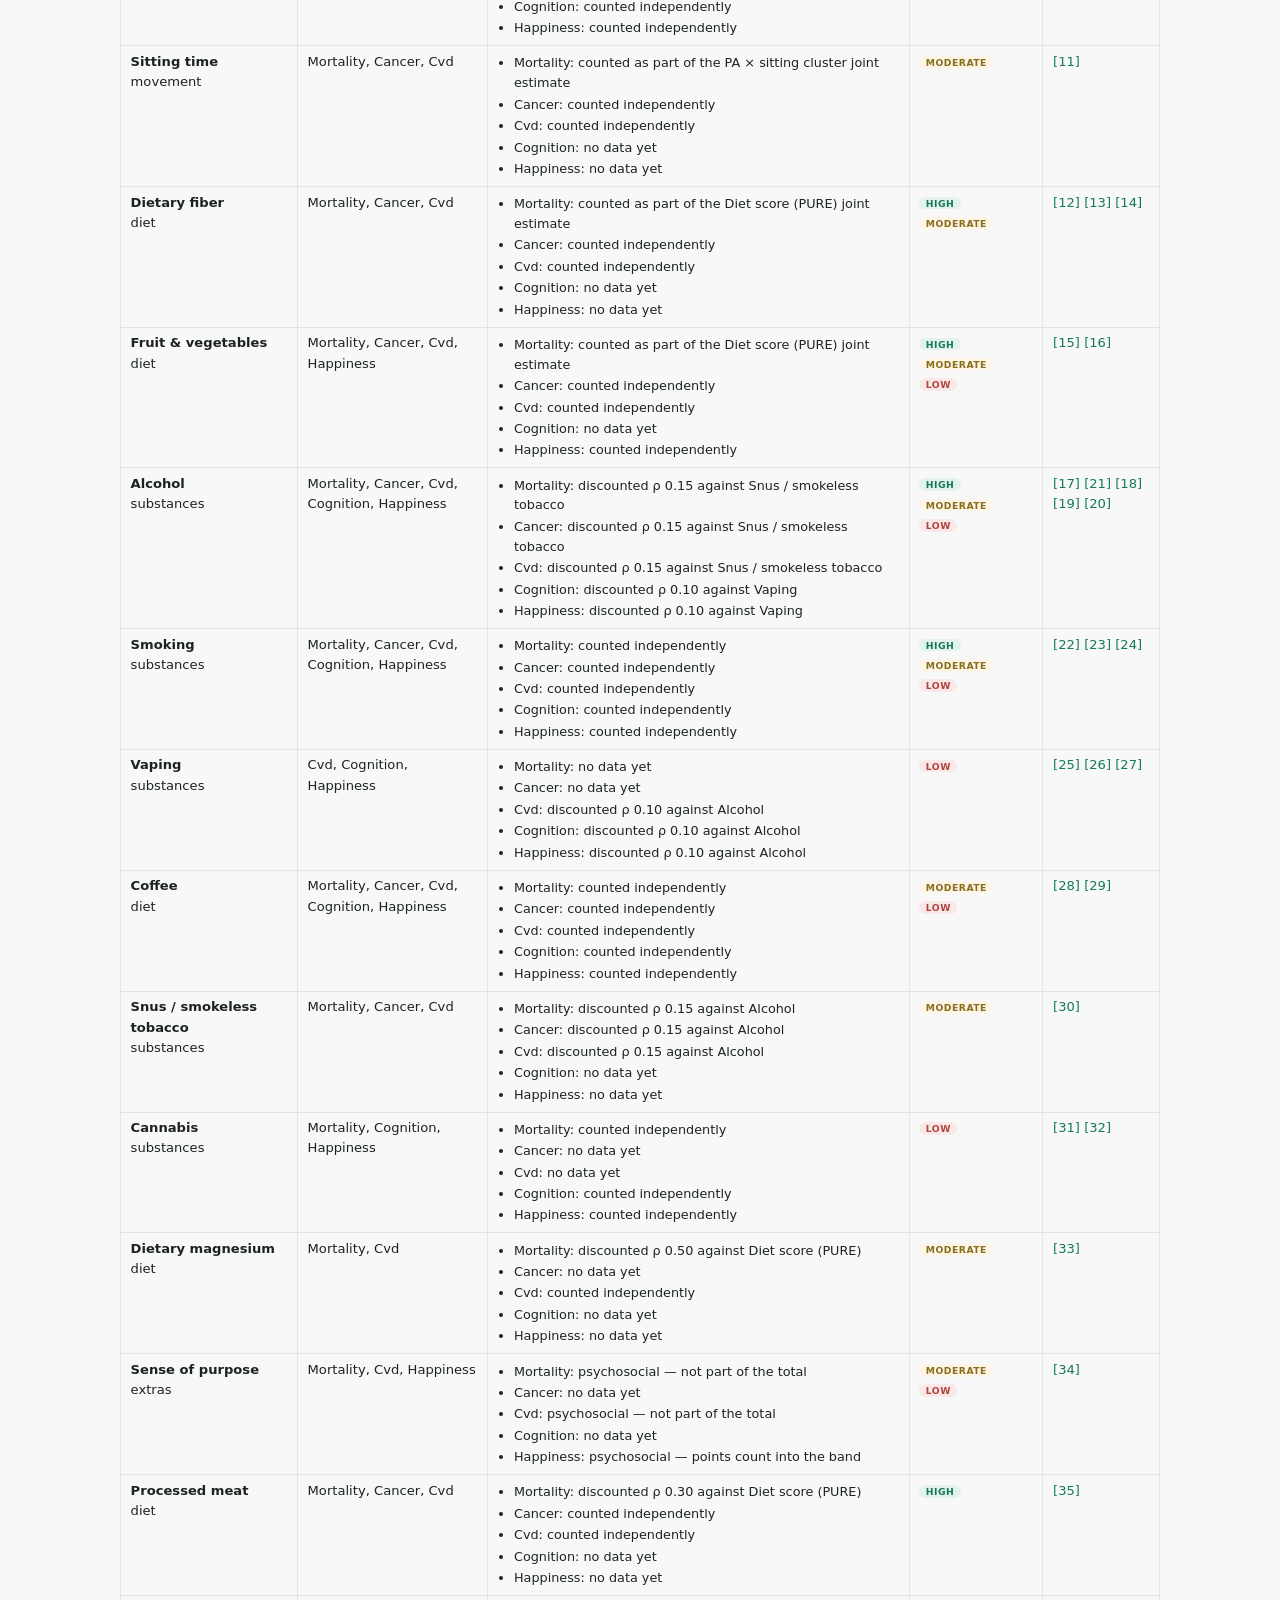
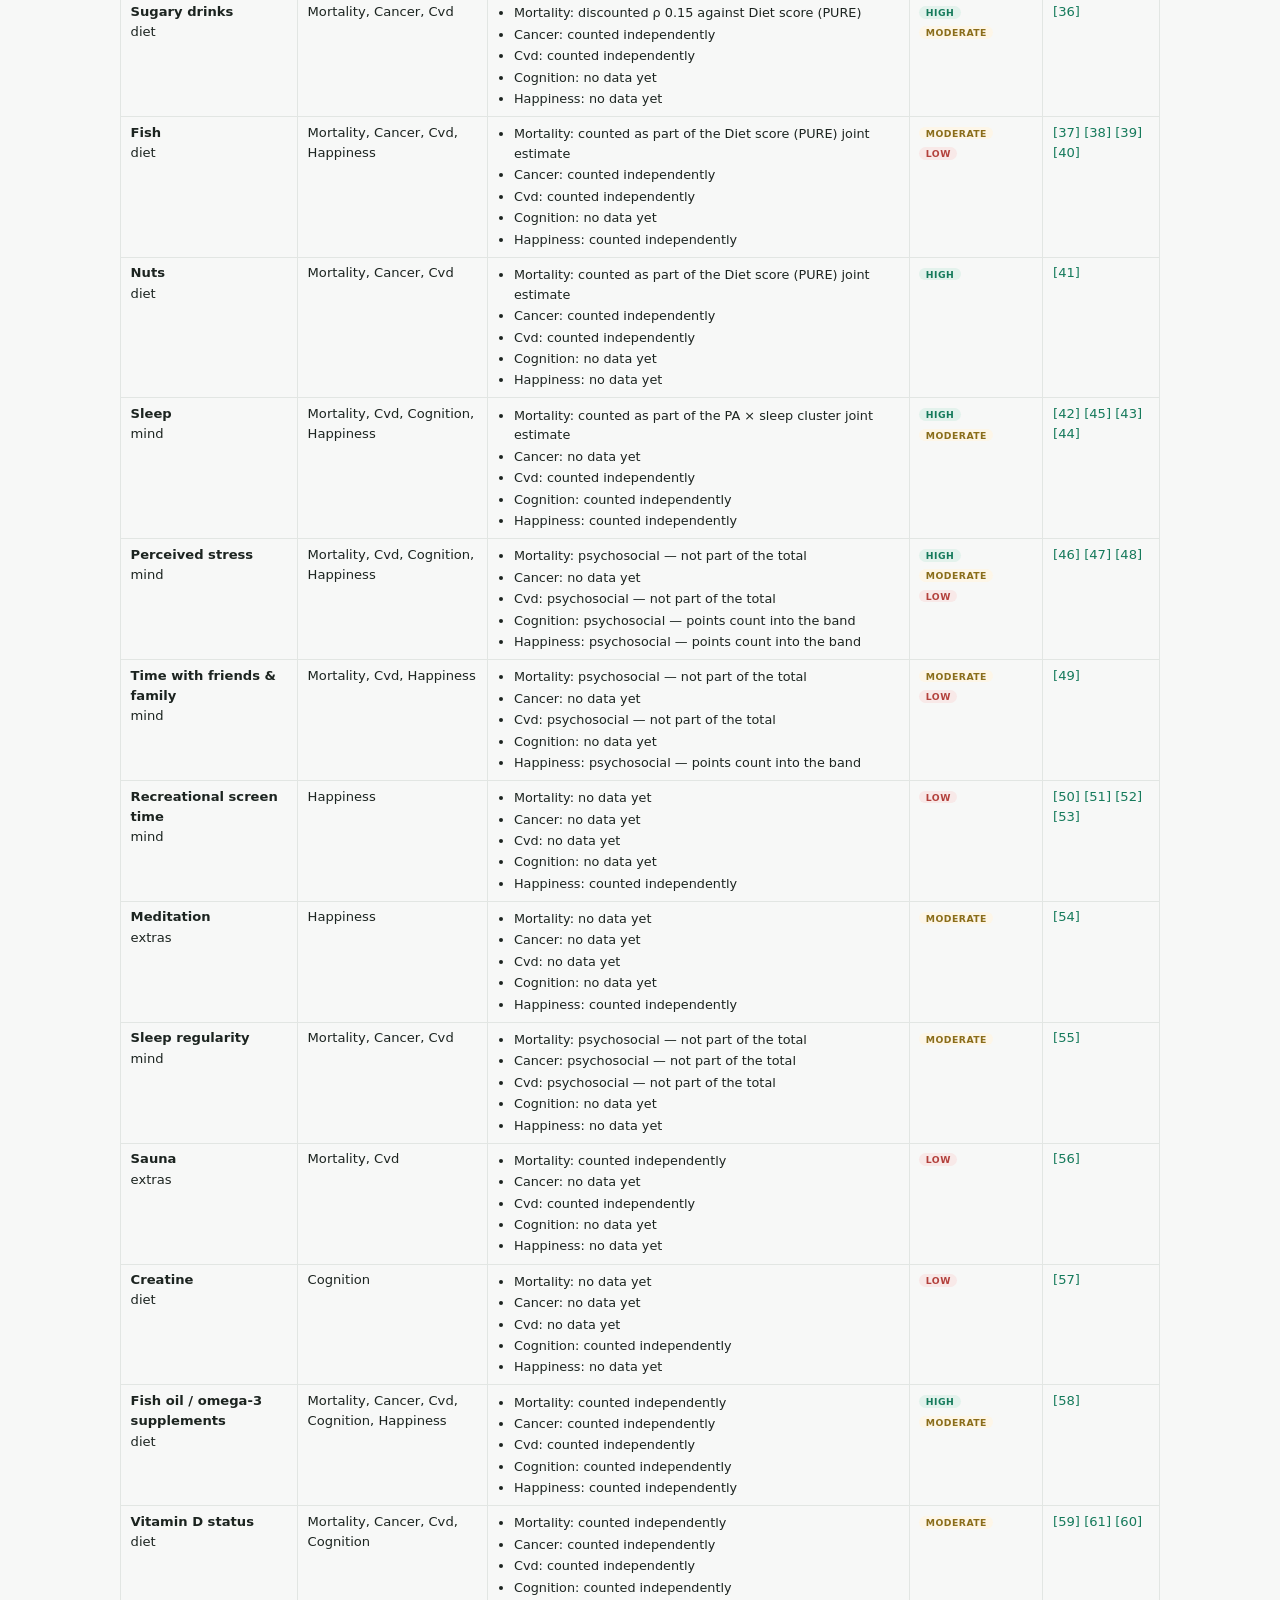
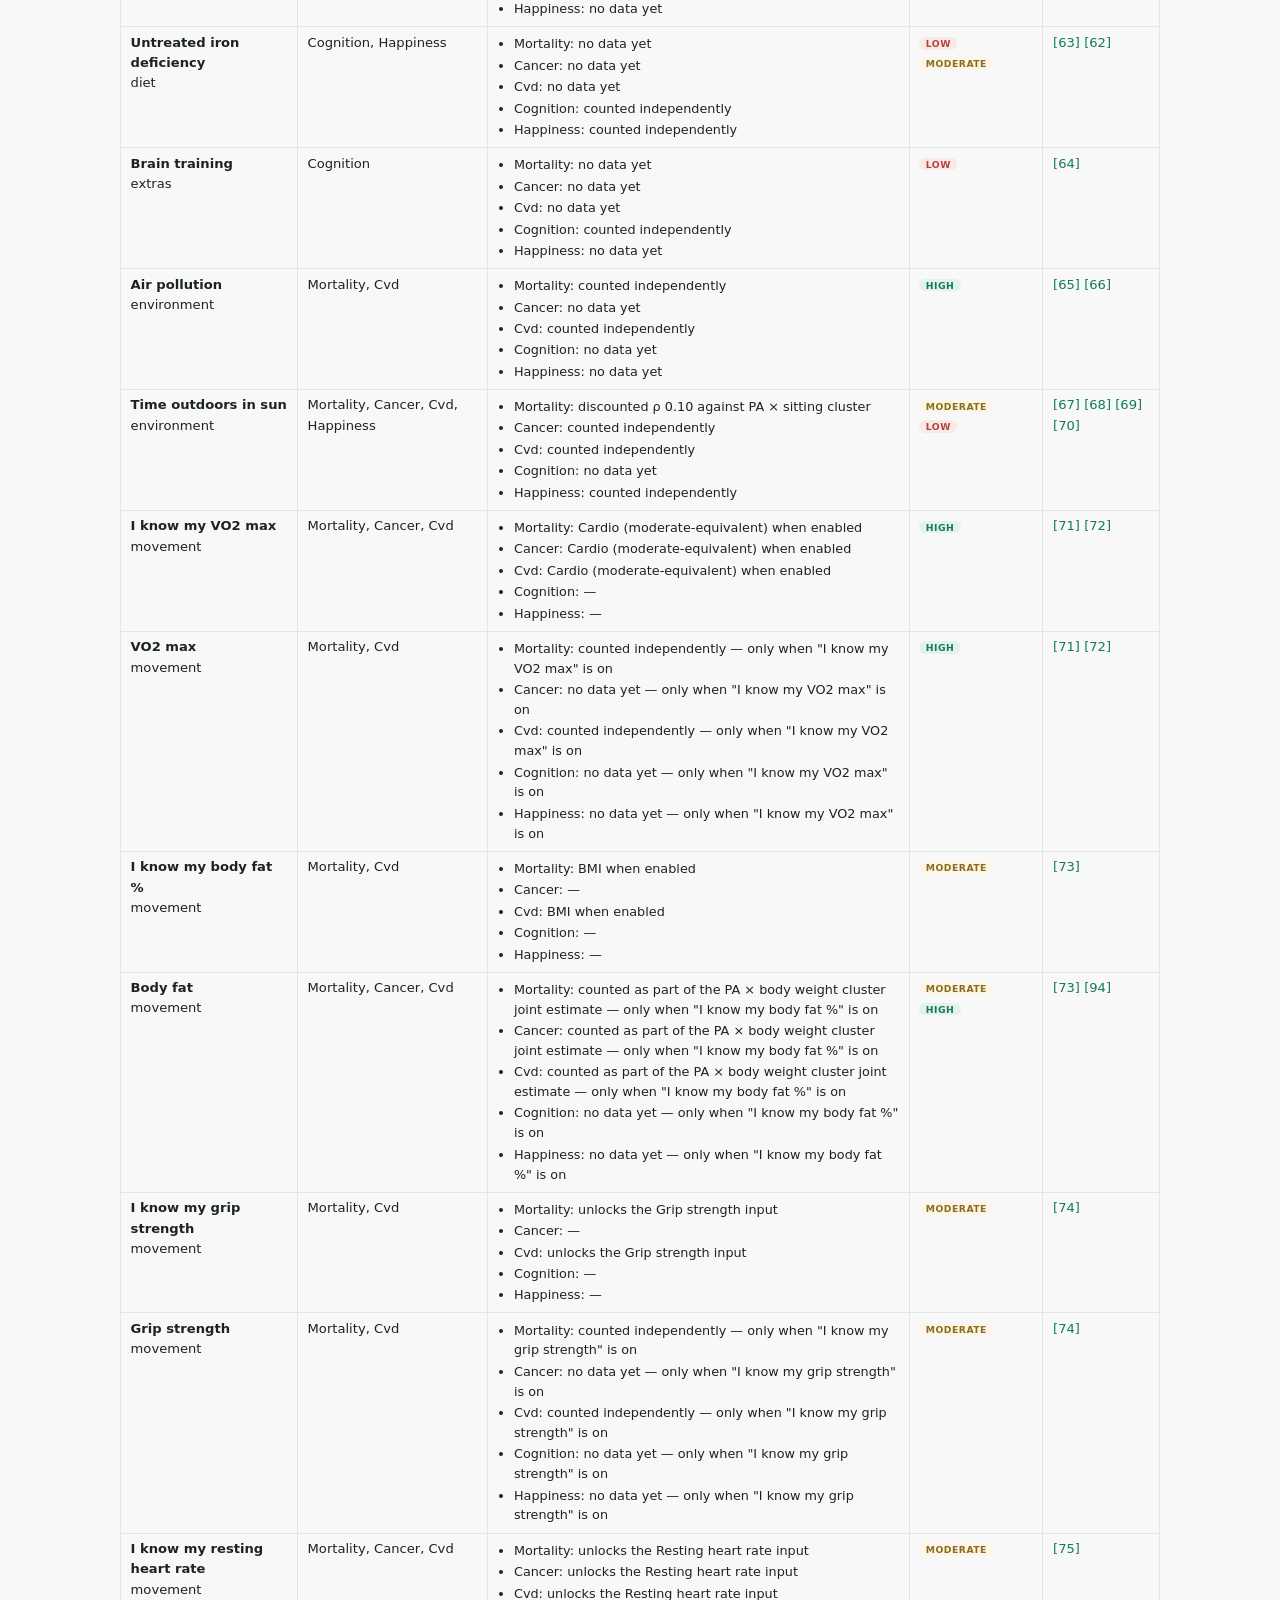
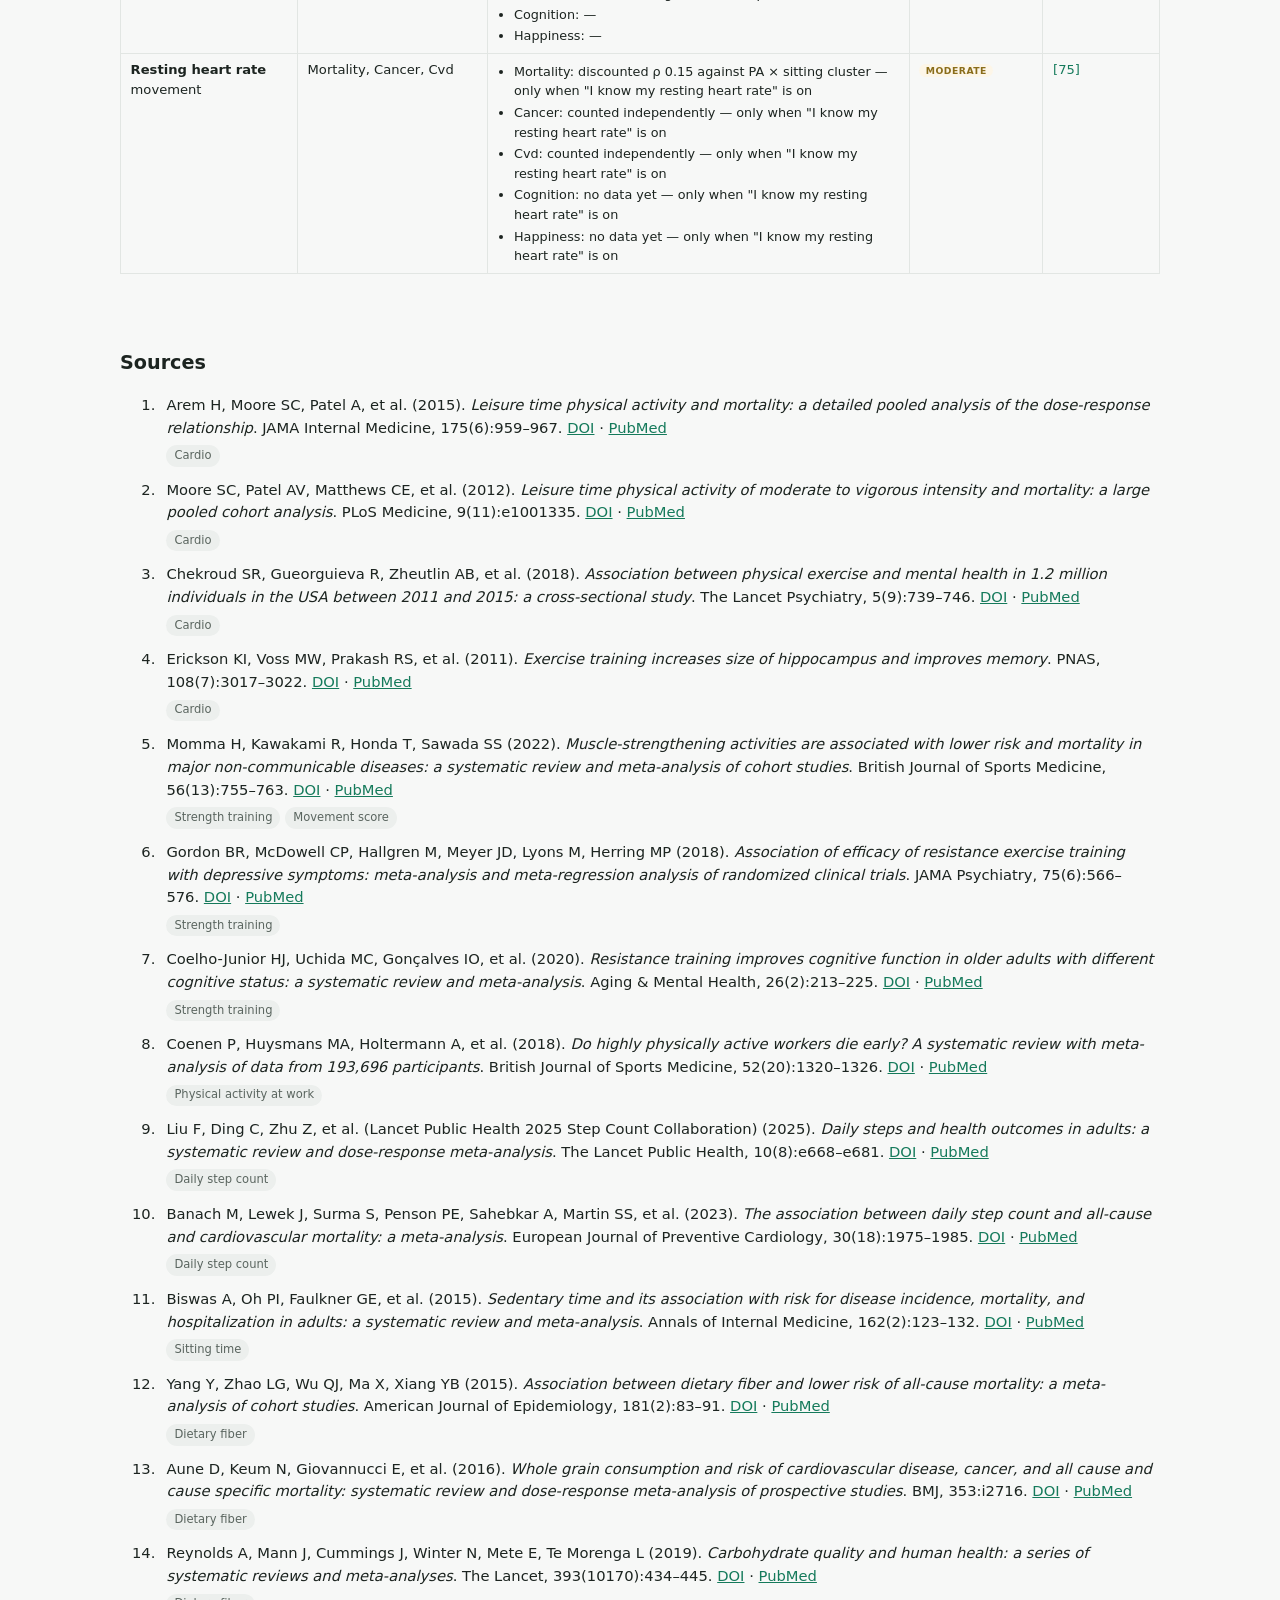
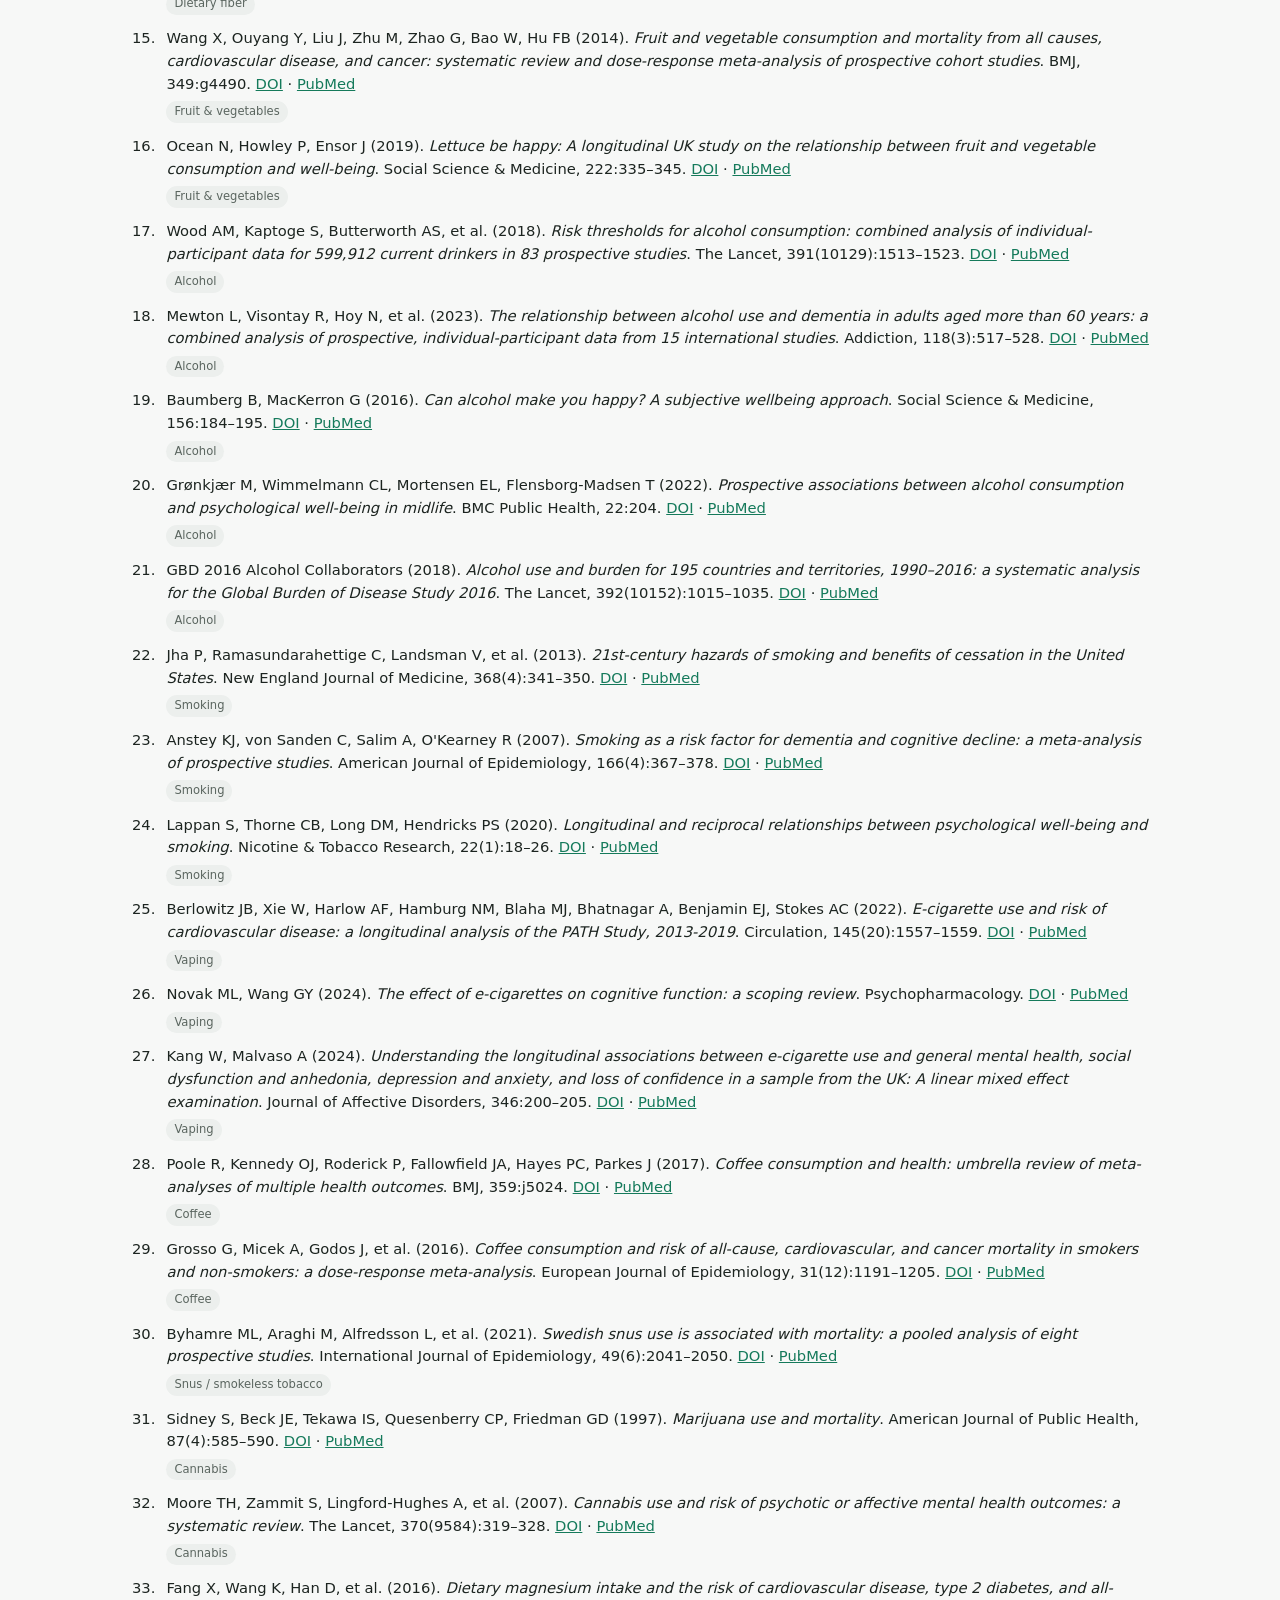
<file: sources.html>
<!doctype html>
<html lang="en">
<head>
  <meta charset="utf-8">
  <meta name="viewport" content="width=device-width, initial-scale=1">
  <title>Method &amp; Sources — HumanKit Health</title>
  <meta name="description" content="How the HumanKit Health estimates work, their limitations, and every published source behind the numbers.">
  <link rel="stylesheet" href="css/style.css">
</head>
<body>

  <header class="site-header">
    <div class="topbar">
      <h1>HumanKit <span class="accent">Health</span></h1>
      <nav class="page-nav" aria-label="Pages">
        <a href="index.html">Calculator</a>
        <a href="conflation.html">Conflation</a>
        <a href="sources.html" aria-current="page">Method &amp; Sources</a>
      </nav>
    </div>
  </header>

  <section class="page-section" id="methodology">
    <h1>About & Sources</h1>

    <h3>None of your data is stored</h3>
    <p>This is a static site. Nothing is sent anywhere.</p>

    <h3>What the evidence badges mean</h3>
    <ul>
      <li><span class="ev" data-ev="high">high</span> Large, consistent meta-analyses. Still mostly correlation, not causation.</li>
      <li><span class="ev" data-ev="moderate">moderate</span> Meta-analytic but heterogeneous, small trials, or numbers converted/approximated from the published form.</li>
      <li><span class="ev" data-ev="low">low</span> Single cohorts, cross-sectional snapshots, or indirect citations.</li>
    </ul>

    <h3>How it works</h3>
    <p>Each input maps to a <strong>hazard ratio (HR)</strong> from a published study, e.g.
    meeting exercise guidelines corresponds to HR 0.69, a 31% lower mortality hazard.
    Sometimes the numbers differ from the study, as we try to get our reference points
    (HR = 1) to be the average value for a given input. For example, the BMI curve is
    J-shaped with its lowest risk at 20–25, and we anchor HR = 1.0 at the average person's
    BMI ≈ 25 — so 20 BMI = 1.13 and 30 BMI = 1.20 as ratios to that reference.</p>
    <p>Where the studies give a <strong>joint estimate</strong> — several inputs combined in
    one published model — we use that directly. Where they don't, we combine HRs
    <strong>multiplicatively, assuming independence</strong>, and we are strict about where
    that assumption is fair: the table below is the boundary. We <strong>clamp the total</strong>
    to the range HR 0.45–4.0 so no combination can claim more than the studies support.</p>
    <p>HR → years uses a Gompertz approximation (adult mortality risk doubles roughly every
    7 years).</p>

    <h3>Where multiplying risks is fair — and where it isn't</h3>
    <p>Combining HRs under an independence assumption is a published WHO/GBD-family
    comparative-risk-assessment method — valid <em>when the factors are weakly correlated
    and do not share pathways</em> (Ezzati 2003, Lancet 362:271–80;
    <a href="https://doi.org/10.1016/S0140-6736(03)13968-2">DOI</a>). That qualifier <b>is</b>
    the whole conflation problem, so we hold every combination we make against it:</p>
    <table class="jm-tbl conflation" id="fair-boundary">
      <thead>
        <tr>
          <th>Zone</th>
          <th>Rule</th>
          <th>Where it applies</th>
          <th>Status</th>
        </tr>
      </thead>
      <tbody>
        <tr>
          <td><strong>Fair multiplication</strong></td>
          <td>multiply marginal HRs, uncertainty only</td>
          <td>across clusters (movement × diet × mind × substances × sleep: different exposure domains, modestly correlated)</td>
          <td>keep as-is</td>
        </tr>
        <tr>
          <td><strong>Fair multiplication</strong></td>
          <td>coefficients from the published joint model (no per-slider multiplication)</td>
          <td>within clusters <em>inside</em> published joint models (PURE diet-score components; PA×strength cells)</td>
          <td>Phase 1/3: replace</td>
        </tr>
        <tr>
          <td><strong>Unfair multiplication</strong></td>
          <td>within clusters with no joint model — marginal HRs multiplied</td>
          <td>diet sliders outside the chosen score (coffee, magnesium), movement once Ekelund/Momma cells are in, until then the whole cluster</td>
          <td>must be replaced by joint estimates</td>
        </tr>
        <tr>
          <td><strong>No combination</strong></td>
          <td>per-lever only; no cluster total, no combined claim</td>
          <td>psychosocial (purpose, stress, social, sleepReg) unless Phase 1 finds joint evidence; screen→happiness already treated this way</td>
          <td>adopted</td>
        </tr>
      </tbody>
    </table>
    <p>Where no joint evidence exists but two inputs still overlap on a pathway, the weaker
    one is counted at a discounted rate with a residual set of pair parameters
    (<code>ρ</code>, a model parameter — its values are next to each pair in the overlap
    table below). Ranges and bands are <strong>assumption-space bounds</strong>: how far the
    model's answer spreads under its independence + quadrature assumptions — the honest
    width of the estimate, not a prediction about any one person.</p>
    <p>In an attempt to be more accurate, some math is applied. Exactly how can be seen in the <a href="https://github.com/humankit-org/health">source code</a>.</p>
    <ul><li>
    Studies also give confidence intervals, which we combine in log quadrature.
    </li>
    <li>
    Measured values (VO₂ max, body fat %) replace other inputs to try to avoid double-counting benefits.
    </li>
    <li>
    Psychosocial factors (purpose in life, stress, social connection, sleep regularity) are shown
    <strong>per slider only</strong> — the studies give no joint estimate for them together, and the
    pairwise correlations are far too tangled to multiply, so there is no reliable way to combine
    them yet. They never multiply into the mortality / cancer / CVD totals; only on the cognition
    &amp; wellbeing bands their (weak, correlational) points each contribute individually. On the
    main page they are labelled "per lever — shown individually".
    </li>

    </ul>

    <h3>This math is <strong>NOT</strong> a doctor!</h3>
    <p>A lot of mistakes are likely being made in the calculation, so don't take the final result as accurate. There's NO scientific basis for the math we do in this site. Take nothing on this site as truth uncritically, and please read the attached sources.</p>
    <p>Correlation does not equal causation. Some of these sources just check for a variable and output a number. Exercisers generally sleep better, eat better and move more daily, so how can the study be sure, when measuring exercise, whether it's the exercise, sleep, diet or daily movement that's increasing your life expectancy? As such, multiplying the -20% mortality from both the exercise, sleep, diet and daily movement studies as if they were independent likely conflates and overstates benefit.</p>
    <p>Furthermore, some of these studies have a lot more caveats than we can fit into a slider. For example, creatine's cognitive effects are most prevalent in vegetarians and older adults. The real number that that applies to *you* specifically is very hard to find. Even more so when some studies do account for confounding variables, like one of our sun exposure studies accounting for the fact that exercisers spend more time in the sun. If you'd like to help, feel free to reach out on the <a href="https://github.com/humankit-org/health">GitHub</a></p>
    <p>Similarly, cognition and happiness are deliberately very fuzzy, as there's no real measure of "brain score".</p>
    <h3>Caveats</h3>
    <p>The reference attempts to be the "average citizen", meaning better than the reference is only better than average, not necessarily "good".</p>
    <p>The goal of the website is only to give a collected overview of insights into what kind of lifestyle factors affect your health and by how much, whilst maybe sharing some new information. Is a daily multivitamin 'healthy' enough to offset never exercising? (no).</p>

  </section>

  <section class="page-section" id="conflation">
    <h2>How inputs are combined</h2>
    <p class="conflation-tie" id="conflation-tie"></p>
    <p>Where published research reports how factors combine, we use a
    <strong>joint model</strong> (a cluster total from one study) instead of
    multiplying each slider's effect separately. Where no joint evidence
    exists but two inputs clearly overlap, we price the residual overlap with a
    discount ρ (a model parameter, not a published number). The tables below are
    generated from the same data the calculator uses.</p>
    <div id="jm-list"></div>

    <h3>Overlapping inputs</h3>
    <p>Pairs that share a pathway or a corrupting variable. When both members
      are active on an output, the weaker one is counted at <tt>(1−ρ)</tt> so
      shared variance is not charged twice.</p>
    <table class="jm-tbl conflation" id="overlap-list">
      <thead>
        <tr>
          <th>Pair</th>
          <th>ρ</th>
          <th>Classification</th>
          <th>Citation</th>
        </tr>
      </thead>
      <tbody></tbody>
    </table>

    <h3>What each input does</h3>
    <p>For every input, how it is counted on each output of the calculator —
      generated from the same model data as the chips above, so the two can
      never disagree. "No data yet" means no credible published estimate for
      that output, not a claim of zero effect.</p>
    <table class="jm-tbl conflation" id="input-transparency">
      <thead>
        <tr>
          <th>Input</th>
          <th>Feeds</th>
          <th>How it is counted</th>
          <th>Evidence</th>
          <th>Source</th>
        </tr>
      </thead>
      <tbody></tbody>
    </table>
  </section>

  <section class="page-section" id="references">
    <h2>Sources</h2>
    <ol id="ref-list"></ol>
  </section>

  <footer>
    <p>HumanKit Health · <a href="https://github.com/humankit-org/health">Source code</a></span></p>
  </footer>

  <noscript>The reference list needs JavaScript to render.</noscript>
  <script src="js/factors.js"></script>
  <script src="js/schema.js"></script>
  <script src="js/engine.js"></script>
  <script src="js/joint/joint-models.js"></script>
  <script src="js/joint/overlaps.js"></script>
  <script src="js/joint/per-lever-only.js"></script>
  <script src="js/joint/joint-sources.js"></script>
  <script src="js/joint/findings.js"></script>
  <script src="js/joint/index.js"></script>
  <script src="js/sources.js"></script>
</body>
</html>
</file>
<file: css/style.css>
/* HumanKit Health — no frameworks, no build step. */

:root {
  --bg: #f7f8f7;
  --card: #ffffff;
  --ink: #1c2420;
  --ink-soft: #5a655f;
  --line: #e2e6e3;
  --accent: #157a5b;
  --accent-soft: #e3f2ec;
  --good: #157a5b;
  --bad: #b3413c;
  --warn-bg: #fdf6e8;
  --warn-line: #e8d9b0;
  --radius: 12px;
}

* { box-sizing: border-box; }

body {
  margin: 0;
  background: var(--bg);
  color: var(--ink);
  font: 16px/1.55 system-ui, -apple-system, "Segoe UI", Roboto, sans-serif;
}

a { color: var(--accent); }

/* --------------------------------------------------------------- header */

.site-header {
  width: 100%;
  max-width: 1280px;
  margin: 0 auto;
  padding: 2rem 1.25rem 1rem;
  flex-shrink: 0;
}

.site-header h1 {
  margin: 0 0 .15rem;
  font-size: 1.6rem;
  color: var(--accent);
}

/* ------------------------------------------------------------- layout */

main {
  width: 100%;
  max-width: 1280px;
  margin: 0 auto;
  padding: 1rem 1.25rem 2rem;
  display: grid;
  grid-template-columns: minmax(0,1fr) minmax(0,1fr);
  gap: 2rem;
  align-items: start;
}

@media (max-width: 900px) {
  main { grid-template-columns: 1fr; }
}

.site-header h1 .accent { color: var(--accent); }

.topbar {
  display: flex;
  justify-content: space-between;
  align-items: center;
  gap: 1rem;
  flex-wrap: wrap;
}

.page-nav { display: flex; gap: 0.4rem; }

.page-nav a {
  padding: 0.35rem 1rem;
  border: 1px solid var(--line);
  border-radius: 999px;
  background: var(--card);
  color: var(--ink-soft);
  font-size: 0.88rem;
  font-weight: 600;
  text-decoration: none;
  transition: border-color 0.12s, color 0.12s;
}

.page-nav a:hover { border-color: var(--accent); color: var(--accent); }

.page-nav a[aria-current="page"] {
  background: var(--accent);
  border-color: var(--accent);
  color: #fff;
}

.topbar-right {
  display: flex;
  align-items: center;
  gap: 0.6rem;
  flex-wrap: wrap;
}

/* Simple/Advanced model toggle (Phase 5.5) — reuses the segmented aesthetic */
.mode-toggle { display: flex; gap: 0.25rem; padding: 0.2rem; }
.mode-toggle .seg-option span {
  font-size: 0.8rem;
  padding: 0.25rem 0.8rem;
  border-color: var(--line);
  background: var(--card);
  color: var(--ink-soft);
  font-weight: 600;
}
.mode-toggle .seg-option input:checked + span {
  background: var(--accent);
  border-color: var(--accent);
  color: #fff;
}

.mode-caption {
  margin: 0 0 0.9rem;
  color: var(--ink-soft);
  font-size: 0.85rem;
}
.mode-caption.simple-mode { color: var(--warn-line); }

.tagline {
  margin: 0.15rem 0 0.9rem;
  color: var(--ink-soft);
  font-size: 1.05rem;
}

.privacy-pill {
  display: inline-block;
  background: var(--accent-soft);
  color: var(--accent);
  border: 1px solid #bcdccf;
  border-radius: 999px;
  padding: 0.3rem 0.8rem;
  font-size: 0.85rem;
  font-weight: 600;
}

.disclaimer {
  margin-top: 1rem;
  background: var(--warn-bg);
  border: 1px solid var(--warn-line);
  border-radius: var(--radius);
  padding: 0.85rem 1rem;
  font-size: 0.92rem;
}

/* ---------------------------------------------------------------- layout */

.group {
  background: var(--card);
  border: 1px solid var(--line);
  border-radius: var(--radius);
  padding: 1rem 1.1rem 0.4rem;
  margin-bottom: 1.25rem;
}

.group h2 {
  margin: 0 0 0.5rem;
  font-size: 0.8rem;
  text-transform: uppercase;
  letter-spacing: 0.08em;
  color: var(--ink-soft);
}

/* ---------------------------------------------------------------- inputs */

.input { padding: 0.7rem 0; border-top: 1px solid var(--line); }
.input:first-of-type { border-top: 0; }

.input-head {
  display: flex;
  justify-content: space-between;
  align-items: baseline;
  gap: 0.75rem;
}

.input-head label, .input-label { font-weight: 600; font-size: 0.95rem; }

.input-value {
  font-variant-numeric: tabular-nums;
  color: var(--accent);
  font-weight: 700;
  white-space: nowrap;
}

input[type="range"] {
  width: 100%;
  margin: 0.5rem 0 0.1rem;
  accent-color: var(--accent);
  cursor: pointer;
}

.input-hint {
  margin: 0.15rem 0 0;
  font-size: 0.8rem;
  color: var(--ink-soft);
}

.bmi-readout {
  padding: 0.55rem 0 0.8rem;
  font-size: 0.85rem;
  color: var(--ink-soft);
  font-variant-numeric: tabular-nums;
}

/* segmented control */
.segmented { display: flex; gap: 0.4rem; margin-top: 0.45rem; flex-wrap: wrap; }
.seg-option { position: relative; }
.seg-option input { position: absolute; opacity: 0; inset: 0; cursor: pointer; }
.seg-option span {
  display: inline-block;
  padding: 0.3rem 0.9rem;
  border: 1px solid var(--line);
  border-radius: 999px;
  font-size: 0.88rem;
  transition: background 0.12s, border-color 0.12s;
}
.seg-option input:checked + span {
  background: var(--accent);
  border-color: var(--accent);
  color: #fff;
}
.seg-option input:focus-visible + span { outline: 2px solid var(--accent); outline-offset: 2px; }

/* toggle */
.toggle-head { align-items: center; }
.switch { position: relative; display: inline-block; }
.switch input { position: absolute; opacity: 0; inset: 0; cursor: pointer; }
.switch-track {
  display: inline-block;
  width: 44px; height: 24px;
  background: #cdd5d0;
  border-radius: 999px;
  transition: background 0.15s;
  vertical-align: middle;
}
.switch-track::after {
  content: "";
  position: absolute;
  top: 3px; left: 3px;
  width: 18px; height: 18px;
  background: #fff;
  border-radius: 50%;
  transition: transform 0.15s;
}
.switch input:checked + .switch-track { background: var(--accent); }
.switch input:checked + .switch-track::after { transform: translateX(20px); }
.switch input:focus-visible + .switch-track { outline: 2px solid var(--accent); outline-offset: 2px; }

/* impact chips */
.chips { display: flex; flex-wrap: wrap; gap: 0.3rem; margin-top: 0.4rem; }
.chips:empty { display: none; }
.chip {
  font-size: 0.72rem;
  font-weight: 600;
  padding: 0.12rem 0.5rem;
  border-radius: 999px;
  cursor: help;
}
.chip.good { background: var(--accent-soft); color: var(--good); }
.chip.bad { background: #f8e9e8; color: var(--bad); }
.chip-ref { color: inherit; text-decoration: none; opacity: 0.75; }
.chip-ref:hover { opacity: 1; text-decoration: underline; }

/* 4.6.2: parenthesised cluster name on a joint-member chip (advanced mode).
   Signals "this chip is a share of one published estimate, not an
   independent %" — softer weight than the arrow, distinct hue. */
.chip-group { font-weight: 500; font-style: normal; opacity: 0.85; white-space: nowrap; }

/* topic chips on the sources page: which inputs/subjects a source drives */
.ref-tags { display: flex; flex-wrap: wrap; gap: 0.3rem; margin-top: 0.35rem; }
.chip.topic { background: #ecefed; color: var(--ink-soft); cursor: default; font-weight: 500; }

/* ------------------------------------------------------------- outputs */

#outputs {
  position: sticky;
  top: 1rem;
  max-height: calc(100vh - 2rem);
  overflow-y: auto;
  overscroll-behavior: contain;
  scrollbar-width: thin;
}

@media (max-width: 900px) {
  #outputs {
    position: static;
    max-height: none;
    overflow-y: visible;
  }
}

@media (max-width: 600px) {
  .output-main { flex-direction: column; align-items: stretch; }
  .output-highlight { min-width: 0; }
}
.advanced-toggle {
  margin-top: 0.8rem;
}
.advanced-toggle summary {
  cursor: pointer;
  font-weight: 700;
  font-size: 0.92rem;
  color: var(--accent);
  user-select: none;
}

.output-tiles {
  display: block;
}
.output-tiles > .output-card { margin-bottom: 0; }
#out-mortality { margin-bottom: 1rem; }
.output-row.split {
  display: flex;
  gap: 1rem;
  align-items: flex-start;
}
.output-row.split > .output-card { flex: 1; min-width: 0; }
.output-divider {
  border: none;
  border-top: 2px solid var(--ink-soft);
  margin: 0.5rem 0;
  opacity: 0.35;
}

.output-card {
  background: var(--card);
  border: 1px solid var(--line);
  border-radius: var(--radius);
  padding: 1.1rem 1.2rem;
}
.output-main {
  display: flex;
  gap: 1rem;
  align-items: flex-start;
}
.output-highlight {
  background: var(--bg);
  border-radius: var(--radius);
  padding: 0.7rem 1.2rem;
  text-align: center;
  flex-shrink: 0;
  min-width: 8rem;
}
.output-info {
  flex: 1;
  min-width: 0;
}
.mort-top {
  display: flex;
  gap: 1rem;
  align-items: flex-start;
  margin-bottom: 0.2rem;
}
.mort-right {
  flex: 1;
  min-width: 0;
}
.mort-right .hr-sub {
  margin: 0 0 0.2rem;
}
.mort-right .gauge {
  margin-top: 0;
}
#out-mortality details {
  margin-top: 0.3rem;
}
.qual-text {
  font-size: 0.78rem;
  color: var(--ink-soft);
  margin: -0.3rem 0 0.6rem;
}
.ci-note {
  font-size: 0.78rem;
  color: var(--ink-soft);
  margin: 0.5rem 0 0;
  font-style: italic;
}
.output-tiles + .findings-card { margin-top: 1rem; }

.output-card h3 {
  margin: 0 0 0.6rem;
  font-size: 0.95rem;
  display: flex;
  align-items: center;
  gap: 0.5rem;
}

.le-big { display: flex; align-items: baseline; gap: 0.4rem; }
.le-big output { font-size: 2.6rem; font-weight: 800; letter-spacing: -0.02em; font-variant-numeric: tabular-nums; }
.le-unit { color: var(--ink-soft); }
.le-delta { font-weight: 600; margin-top: 0.1rem; font-variant-numeric: tabular-nums; }
.le-range { color: var(--ink-soft); font-size: 0.85rem; font-variant-numeric: tabular-nums; }
.clamp-note { color: var(--bad); font-size: 0.85rem; cursor: help; }
.le-method { font-size: 0.82rem; color: var(--ink-soft); margin: 0.5rem 0 0; line-height: 1.45; }

.hr-big { display: flex; align-items: baseline; gap: 0.4rem; }
.hr-big output { font-size: 2.6rem; font-weight: 800; font-variant-numeric: tabular-nums; }
#out-cancer .hr-big output, #out-cvd .hr-big output { font-size: 1.6rem; }
.hr-unit, .hr-sub { color: var(--ink-soft); font-size: 0.9rem; }
.hr-sub { font-variant-numeric: tabular-nums; }

/* mortality gauge */
.gauge {
  position: relative;
  height: 14px;
  margin: 0.9rem 0 0.2rem;
  background: linear-gradient(90deg, #cfe9dd 0%, #eef1ef 45%, #eef1ef 55%, #f3d9d7 100%);
  border-radius: 999px;
  border: 1px solid var(--line);
}
.gauge-band {
  position: absolute;
  top: 0; bottom: 0;
  background: rgba(21, 122, 91, 0.18);
  border-radius: 999px;
}
.gauge-marker {
  position: absolute;
  top: -4px; bottom: -4px;
  width: 4px;
  margin-left: -2px;
  background: var(--ink);
  border-radius: 2px;
}
.gauge-ref {
  position: absolute;
  top: -4px; bottom: -4px;
  left: 50%;
  width: 2px;
  margin-left: -1px;
  background: var(--ink-soft);
  opacity: 0.5;
}
.gauge-scale {
  display: flex;
  justify-content: space-between;
  font-size: 0.7rem;
  color: var(--ink-soft);
  font-variant-numeric: tabular-nums;
}

.coverage-note {
  margin: 0.6rem 0 0;
  font-size: 0.78rem;
  color: var(--ink-soft);
  border-top: 1px dashed var(--line);
  padding-top: 0.5rem;
}

/* band meter for mind outputs */
.band-meter {
  position: relative;
  height: 14px;
  margin: 0.9rem 0 0.4rem;
  border-radius: 999px;
  border: 1px solid var(--line);
  background: linear-gradient(90deg, #f3d9d7, #eef1ef 35%, #eef1ef 65%, #cfe9dd);
}
.band-marker {
  position: absolute;
  top: -4px; bottom: -4px;
  background: rgba(28, 36, 32, 0.35);
  border-radius: 4px;
  transition: left 0.15s ease;
}
.band-ref {
  position: absolute;
  top: -4px; bottom: -4px;
  left: 50%;
  width: 2px;
  margin-left: -1px;
  background: var(--ink-soft);
  opacity: 0.5;
}
.band-label { font-weight: 700; }

/* findings card */
.findings-blurb { font-size: 0.82rem; color: var(--ink-soft); margin: 0 0 0.5rem; }
.findings { list-style: none; margin: 0; padding: 0; font-size: 0.85rem; }
.findings li.finding {
  display: flex;
  align-items: baseline;
  gap: 0.55rem;
  padding: 0.4rem 0;
  border-top: 1px solid var(--line);
}
.finding-icon { font-weight: 800; width: 1rem; text-align: center; flex-shrink: 0; }
.finding.good .finding-icon { color: var(--good); }
.finding.bad .finding-icon { color: var(--bad); }
.finding.neutral .finding-icon { color: var(--ink-soft); }
.finding-text { flex: 1; }
.finding-meta { color: var(--ink-soft); font-size: 0.78rem; white-space: nowrap; }
.findings-empty { color: var(--ink-soft); padding: 0.4rem 0; }

/* gated (advanced) inputs */
.input.gated { transition: opacity 0.15s; }
.input.gate-closed { opacity: 0.45; }
.input.gate-closed input[type="range"] { cursor: not-allowed; }

.output-blurb { font-size: 0.85rem; color: var(--ink-soft); margin: 0.7rem 0 0; }

/* evidence badges */
.ev {
  font-size: 0.65rem;
  font-weight: 700;
  text-transform: uppercase;
  letter-spacing: 0.05em;
  border-radius: 999px;
  padding: 0.1rem 0.5rem;
  cursor: help;
}
.ev[data-ev="high"] { background: var(--accent-soft); color: var(--good); }
.ev[data-ev="moderate"] { background: var(--warn-bg); color: #8a6d1a; }
.ev[data-ev="low"] { background: #f8e9e8; color: var(--bad); }
.ev.small { font-size: 0.58rem; padding: 0.05rem 0.4rem; }

/* contributions */
details { margin-top: 0.8rem; }
summary { cursor: pointer; font-size: 0.88rem; font-weight: 600; color: var(--accent); }
.contrib { list-style: none; margin: 0.5rem 0 0; padding: 0; font-size: 0.85rem; }
.contrib li {
  display: flex;
  align-items: center;
  gap: 0.5rem;
  padding: 0.3rem 0;
  border-top: 1px solid var(--line);
}
.contrib-effect { font-weight: 700; font-variant-numeric: tabular-nums; min-width: 4.5rem; }
.contrib-effect.good { color: var(--good); }
.contrib-effect.bad { color: var(--bad); }
.contrib-ref { text-decoration: none; }
.contrib-empty { color: var(--ink-soft); }

/* 4.6.6: clustered More list on the HR cards (advanced mode). A group header
   shows the cluster's combined % — the total the card actually prices — and
   expands to each member's marginal. The nested list reuses .contrib-row
   look; the summary row reads like a normal row plus an expand affordance. */
.contrib-cluster { display: block; padding: 0; }
.contrib-cluster details { margin: 0; }
.contrib-cluster summary {
  display: flex;
  align-items: center;
  gap: 0.5rem;
  padding: 0.3rem 0;
  border-top: 1px solid var(--line);
  font-weight: 700;
  color: inherit;
}
.contrib-cluster summary::-webkit-details-marker { display: none; }
.contrib-cluster summary::before {
  content: '▸';
  display: inline-block;
  margin-right: 0.1rem;
  color: var(--ink-soft);
  transition: transform 0.15s ease;
}
.contrib-cluster details[open] > summary::before { transform: rotate(90deg); }
.contrib-members {
  list-style: none;
  margin: 0 0 0 1.1rem;
  padding: 0;
  border-left: 2px solid var(--line);
}
.contrib-members li { padding-left: 0.5rem; }
.contrib-members .contrib-effect { min-width: 4.5rem; }

/* per-lever-only contribution: the effect is real but is shown individually
   and is NOT folded into the card total (psychosocial — see methodology). */
.contrib-lever {
  display: inline-block;
  margin-left: 0.5rem;
  font-size: 0.8rem;
  font-weight: 400;
  font-style: italic;
  color: var(--ink-soft);
  cursor: help;
  white-space: nowrap;
}
.chip.chip-lever { border: 1px dashed var(--accent); }
.chip-lever-tag { font-size: 0.8em; opacity: 0.8; }
.confl-tag {
  display: inline-block;
  margin-left: 0.4rem;
  font-size: 0.75em;
  font-style: italic;
  color: var(--ink-soft);
  cursor: help;
}

/* Shared More-panel header note (4.5.3): appears in every contrib panel only
   while a cluster or overlap is active — "already adjusted, see methodology".
   (The 4.5.2 card-level cluster note was removed — the grouped More-list
   headers now carry the same combined-effect number.) */
.confl-more-note {
  margin: 0.3rem 0 0.5rem;
  font-size: 0.82rem;
  font-style: italic;
  color: var(--ink-soft);
}
.confl-more-note a { color: var(--accent); font-style: normal; text-decoration: none; }
.confl-more-note:empty { display: none; }

/* Output-grid footer link to sources.html#conflation (4.5.3), shown only
   while a cluster or overlap is active. */
.confl-foot {
  margin: 0.75rem 0 0.25rem;
  font-size: 0.85rem;
  text-align: right;
}
.confl-foot a { color: var(--accent); text-decoration: none; }
.confl-foot:empty { display: none; }

/* -------------------------------------------------- methodology + refs */

.page-section {
  max-width: 1080px;
  margin: 0 auto;
  padding: 0 1.25rem 2.5rem;
}

.page-section h2 {
  font-size: 1.2rem;
  margin: 1.5rem 0 0.5rem;
}

.page-section h3 { font-size: 1rem; margin: 1.2rem 0 0.3rem; }

.page-section p, .page-section li { font-size: 0.92rem; color: var(--ink); }
.page-section ul { padding-left: 1.2rem; }

#ref-list { font-size: 0.85rem; color: var(--ink-soft); }
#ref-list li { margin-bottom: 0.45rem; padding: 0.15rem 0.4rem; scroll-margin-top: 1.5rem; }
#ref-list li:target {
  background: var(--accent-soft);
  border-radius: 6px;
  color: var(--ink);
}

/* --------------------------------------------- conflation (sources.html) */

.conflation-tie {
  font-size: 0.85rem;
  font-style: italic;
  color: var(--ink-soft);
  padding: 0.4rem 0.6rem;
  border-left: 3px solid var(--accent);
  background: var(--accent-soft);
}

.jm-block { margin: 0.7rem 0; border-top: 1px solid var(--line); padding-top: 0.6rem; }
.jm-block summary { cursor: pointer; font-weight: 600; color: var(--ink); }
.jm-block summary .ev { margin-left: 0.3rem; }
.jm-block summary a { font-weight: 400; font-size: 0.8rem; color: var(--ink-soft); text-decoration: none; }
.jm-note { color: var(--ink-soft); font-size: 0.85rem; margin: 0.3rem 0; }
.jm-comps { margin: 0.3rem 0 0.5rem 1.2rem; font-size: 0.88rem; }
.jm-comps code { background: var(--accent-soft); border-radius: 4px; padding: 0 0.3rem; }
.jm-block h4 { font-size: 0.82rem; margin: 0.5rem 0 0.2rem; text-transform: uppercase; letter-spacing: 0.03em; color: var(--ink-soft); }
.jm-block h5 { font-size: 0.9rem; margin: 0.75rem 0 0.2rem; }

.jm-tbl { border-collapse: collapse; font-size: 0.82rem; margin: 0.2rem 0 0.6rem; }
.jm-tbl th, .jm-tbl td { border: 1px solid var(--line); padding: 0.25rem 0.6rem; text-align: left; }
.jm-tbl.cells th, .jm-tbl.cells td { text-align: center; }
.jm-tbl.cells thead th { font-weight: 600; background: #f3f6f4; }
.jm-axes { color: var(--ink-soft); font-size: 0.78rem; margin: 0; }

.jm-tbl.conflation { border-collapse: collapse; width: 100%; margin-top: 0.4rem; }
.jm-tbl.conflation th, .jm-tbl.conflation td { text-align: left; border: 1px solid var(--line); padding: 0.35rem 0.6rem; vertical-align: top; }
.jm-tbl.conflation thead { background: #f3f6f4; }
.jm-tbl.conflation code { font-size: 0.85rem; }
.jm-tbl.conflation .rho { white-space: nowrap; }
.rho-small { font-size: 0.72rem; color: var(--ink-soft); }
.jm-tbl.conflation .jm-note { font-size: 0.78rem; }
  border-radius: 6px;
  color: var(--ink);
}

.jm-tbl.conflation .group-sub { font-size: 0.72rem; color: var(--ink-soft); font-weight: 400; }
.jm-tbl.conflation .how-list { margin: 0; padding-left: 1rem; }
.jm-tbl.conflation .how-list li { font-size: 0.8rem; margin: 0.1rem 0; }

/* ------------------------------------------------- conflation.html (Phase 8) */

.math-step { margin: 1.4rem 0; }
.math-step h3 { margin-bottom: 0.4rem; }

.worked-example {
  margin: 0.8rem 0 1rem;
  border: 1px solid var(--line);
  border-left: 3px solid var(--accent);
  background: var(--card);
  border-radius: var(--radius);
  padding: 0.7rem 0.9rem;
  font-size: 0.88rem;
}
.worked-example h4 { margin: 0 0 0.4rem; font-size: 0.92rem; }
.we-setup { margin: 0 0 0.45rem; color: var(--ink-soft); font-size: 0.82rem; }
.we-compare { list-style: none; margin: 0 0 0.4rem; padding: 0; }
.we-compare li {
  display: flex;
  align-items: baseline;
  gap: 0.5rem;
  padding: 0.22rem 0;
  border-top: 1px dashed var(--line);
}
.we-label { flex: 1; color: var(--ink-soft); font-size: 0.8rem; }
.we-compare code {
  font-weight: 700;
  font-variant-numeric: tabular-nums;
  color: var(--ink);
  background: var(--bg);
  border-radius: 6px;
  padding: 0.1rem 0.45rem;
}
.we-read { font-weight: 400; font-size: 0.78rem; color: var(--ink-soft); }
.we-takeaway { margin: 0; font-size: 0.82rem; color: var(--ink-soft); }

.formula {
  margin: 0.5rem 0;
  padding: 0.5rem 0.7rem;
  background: var(--bg);
  border: 1px solid var(--line);
  border-radius: 8px;
  font-family: ui-monospace, SFMono-Regular, Menlo, Consolas, monospace;
  font-size: 0.8rem;
  line-height: 1.5;
  color: var(--ink-soft);
  white-space: normal;
}

.cluster-group { margin: 1.5rem 0; }
.cluster-group h3 {
  margin: 0 0 0.6rem;
  font-size: 0.8rem;
  text-transform: uppercase;
  letter-spacing: 0.06em;
  color: var(--ink-soft);
}
.cluster-flex {
  display: flex;
  flex-wrap: wrap;
  gap: 1rem;
}

.cluster-card {
  flex: 1 1 260px;
  max-width: 340px;
  display: flex;
  flex-direction: column;
  gap: 0.4rem;
  align-items: stretch;
  text-align: left;
  font: inherit;
  background: var(--card);
  border: 1px solid var(--line);
  border-radius: var(--radius);
  padding: 0.9rem 1rem;
  cursor: pointer;
  transition: border-color 0.12s, box-shadow 0.12s, transform 0.12s;
}
.cluster-card:hover,
.cluster-card:focus-visible {
  border-color: var(--accent);
  box-shadow: 0 2px 8px rgba(21, 122, 91, 0.14);
  transform: translateY(-1px);
}
.cluster-card:focus-visible { outline: 2px solid var(--accent); outline-offset: 2px; }

.cluster-card-top {
  display: flex;
  align-items: center;
  justify-content: space-between;
  gap: 0.5rem;
}
.cluster-card-title { font-weight: 700; font-size: 0.95rem; }
.cluster-card-members,
.cluster-card-meta {
  font-size: 0.8rem;
  color: var(--ink-soft);
}
.cluster-card-meta { font-variant-numeric: tabular-nums; }
.cluster-card-outputs {
  display: flex;
  flex-wrap: wrap;
  gap: 0.3rem;
}
.cluster-card-outputs:empty { display: none; }
.cluster-card-summary {
  flex: 1;
  font-size: 0.82rem;
  color: var(--ink-soft);
}
.cluster-card-foot {
  display: flex;
  align-items: center;
  justify-content: space-between;
  gap: 0.5rem;
  border-top: 1px solid var(--line);
  padding-top: 0.45rem;
  font-size: 0.8rem;
}
.cluster-card-more { color: var(--accent); font-weight: 600; }
.cluster-card-ref { color: var(--ink-soft); }

/* dialogs (native <dialog>) */
.dialog {
  border: none;
  border-radius: var(--radius);
  padding: 0;
  max-width: 860px;
  width: min(92vw, 860px);
  max-height: 85vh;
  overflow-y: auto;
  box-shadow: 0 12px 40px rgba(28, 36, 32, 0.25);
}
.dialog::backdrop { background: rgba(28, 36, 32, 0.45); }
.dialog-head {
  display: flex;
  align-items: center;
  justify-content: space-between;
  gap: 1rem;
  padding: 0.9rem 1.1rem;
  border-bottom: 1px solid var(--line);
  position: sticky;
  top: 0;
  background: var(--card);
  z-index: 1;
}
.dialog-head h3 { margin: 0; font-size: 1.05rem; }
.dialog-close {
  background: var(--bg);
  border: 1px solid var(--line);
  border-radius: 999px;
  padding: 0.25rem 0.7rem;
  font: inherit;
  font-size: 0.82rem;
  cursor: pointer;
  white-space: nowrap;
}
.dialog-close:hover { border-color: var(--accent); color: var(--accent); }
.dialog-body { padding: 1rem 1.1rem 1.3rem; }
.dialog-meta {
  display: flex;
  flex-wrap: wrap;
  align-items: center;
  gap: 0.5rem;
  margin: 0 0 0.6rem;
  font-size: 0.8rem;
  color: var(--ink-soft);
}
.dialog-body h4 {
  margin: 1.1rem 0 0.3rem;
  font-size: 0.8rem;
  text-transform: uppercase;
  letter-spacing: 0.04em;
  color: var(--ink-soft);
}
.dialog-body h5 { font-size: 0.9rem; margin: 0.75rem 0 0.2rem; }
.dialog-body .jm-tbl { max-width: 100%; overflow-x: auto; }
.dialog-link { margin: 1rem 0 0; font-size: 0.85rem; }


#reset {
  background: var(--card);
  border: 1px solid var(--line);
  border-radius: 999px;
  padding: 0.4rem 1rem;
  font: inherit;
  font-size: 0.85rem;
  cursor: pointer;
}
#reset:hover { border-color: var(--accent); color: var(--accent); }

footer {
  border-top: 1px solid var(--line);
  padding: 1.5rem 1.25rem 3rem;
  max-width: 1280px;
  margin: 0 auto;
  font-size: 0.8rem;
  color: var(--ink-soft);
}
</file>
